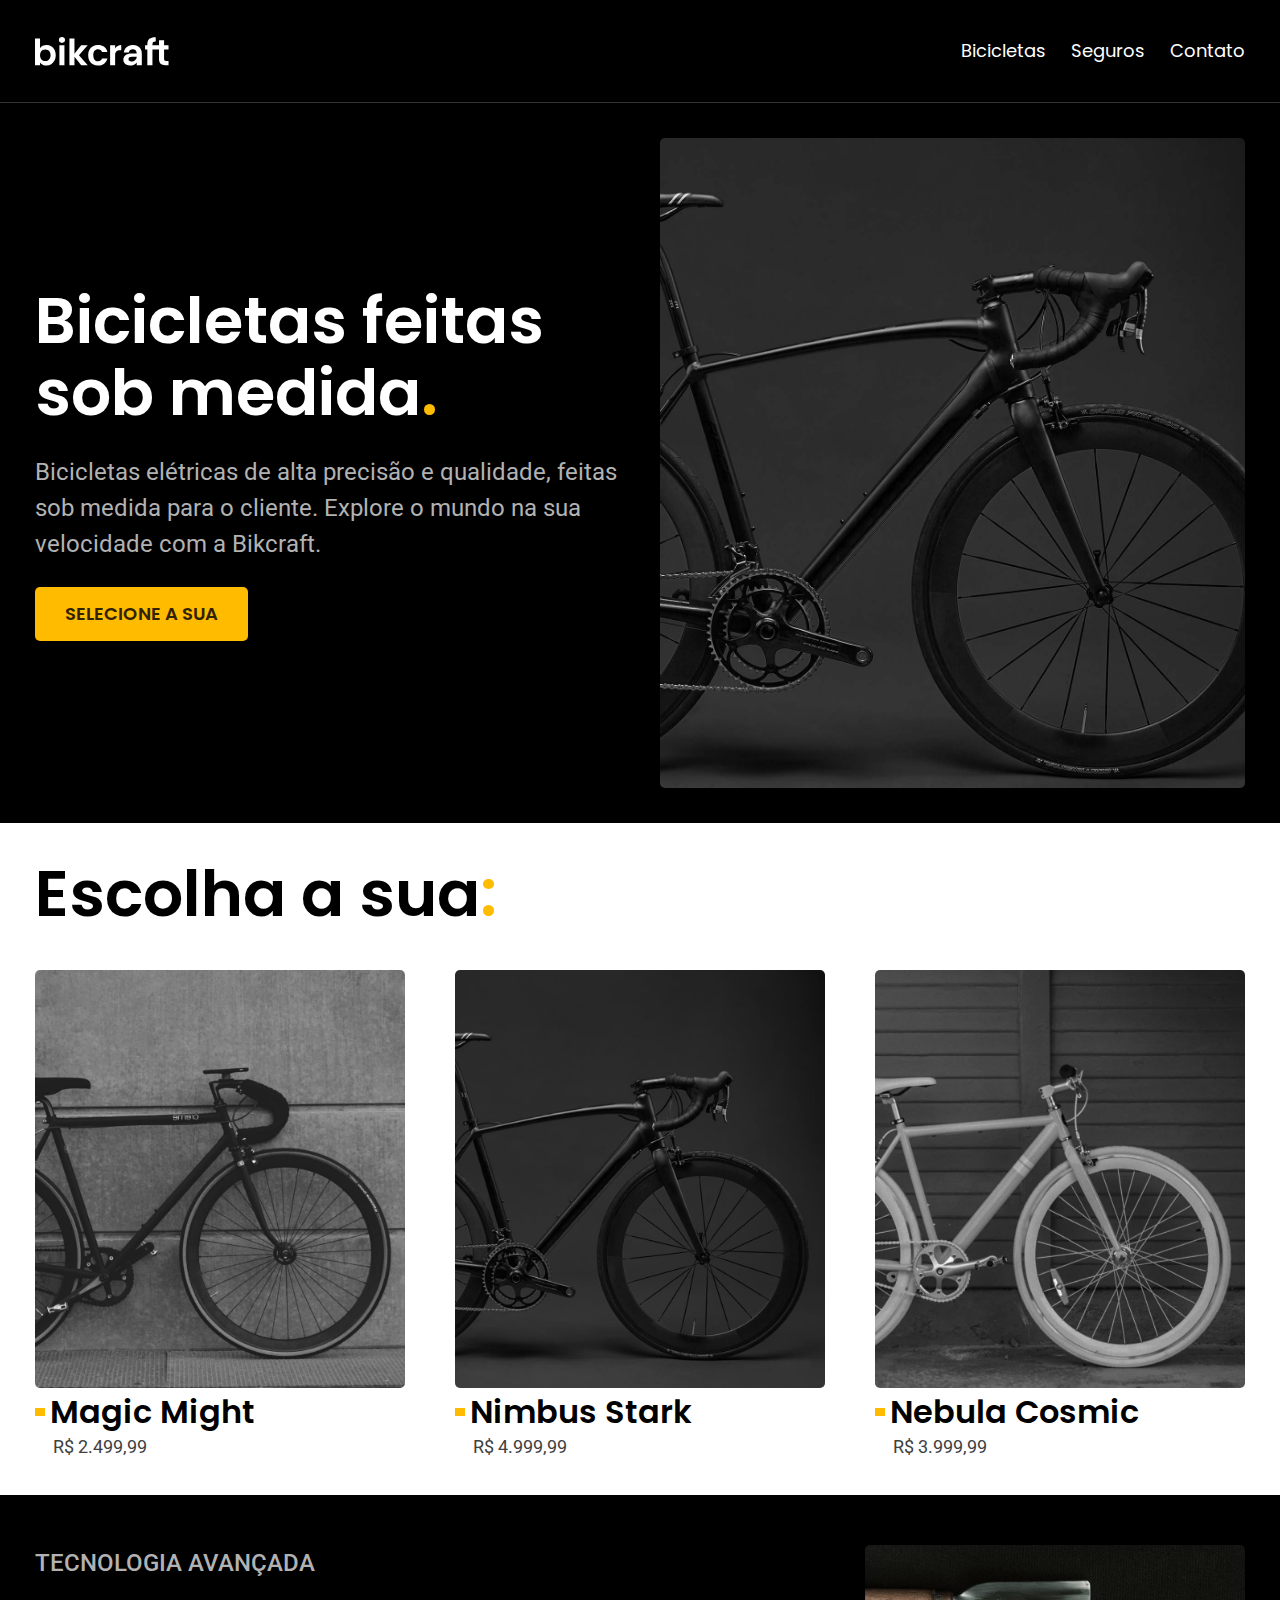
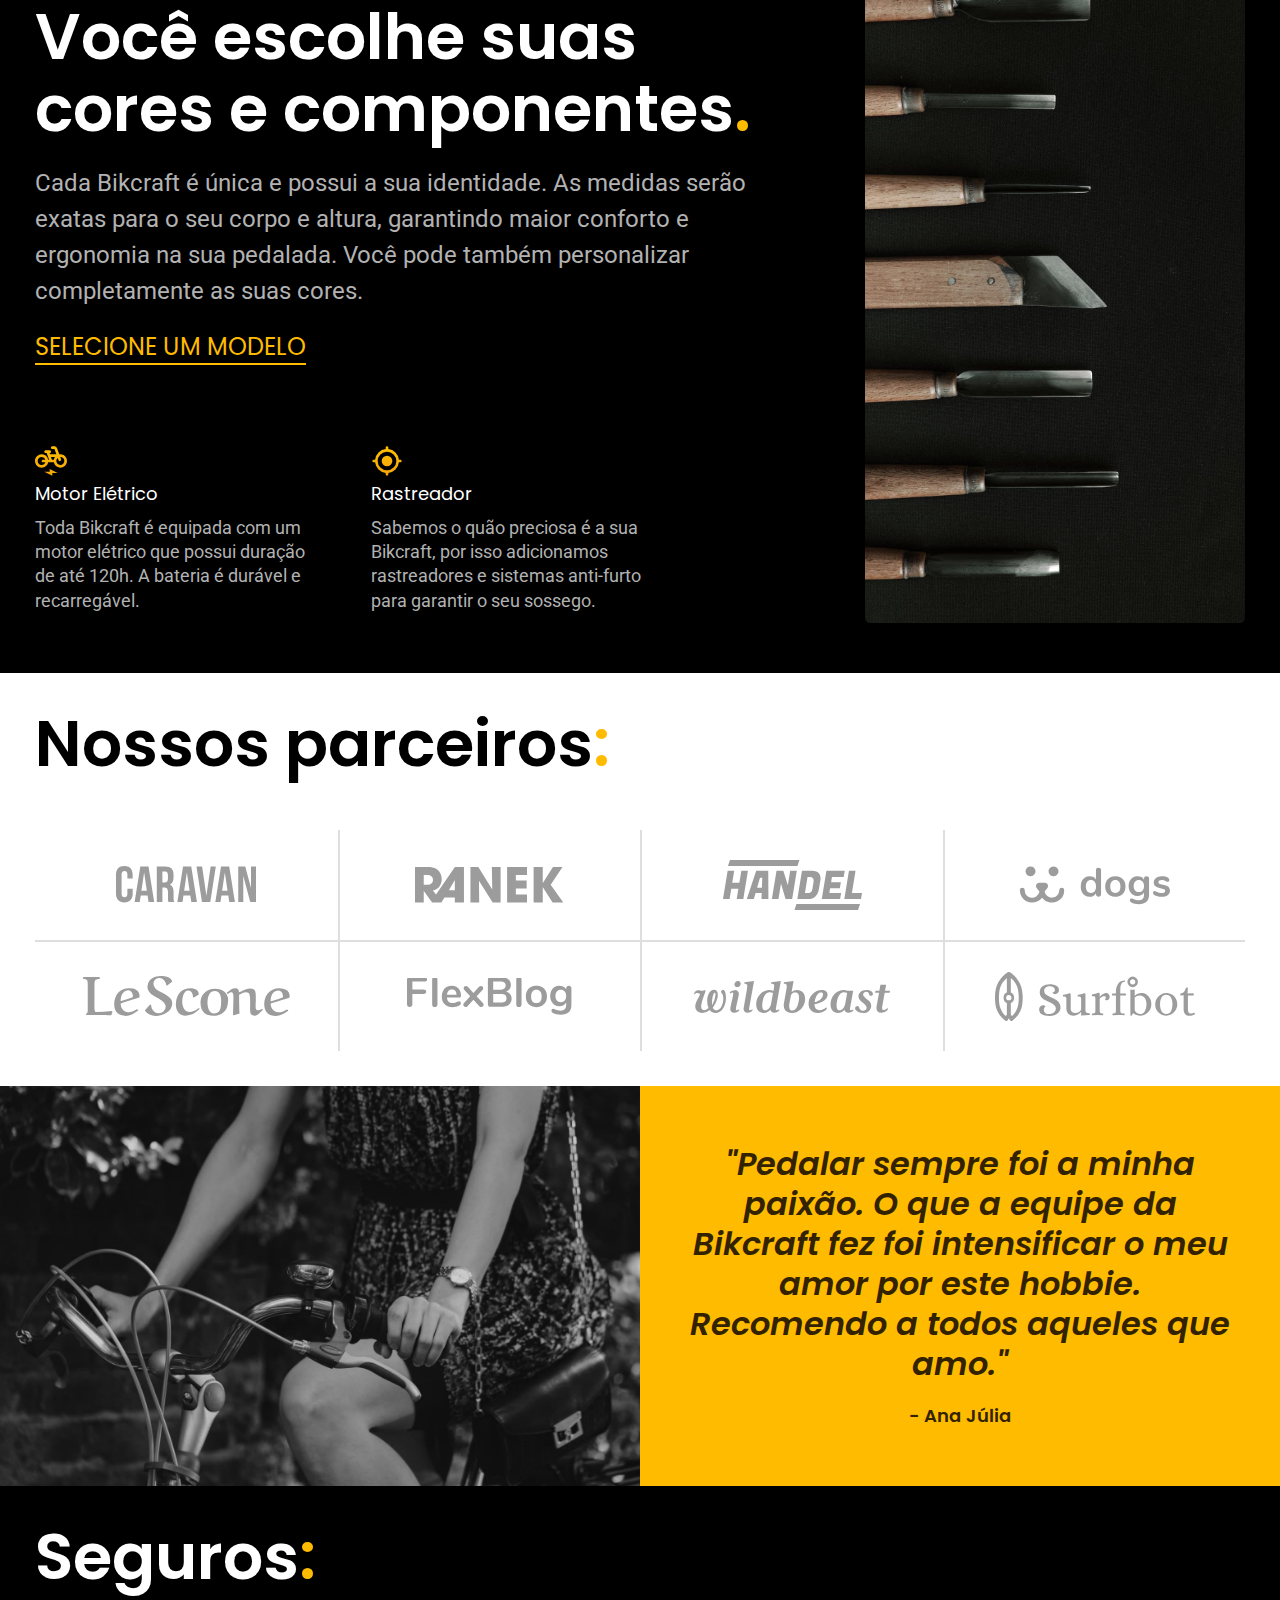
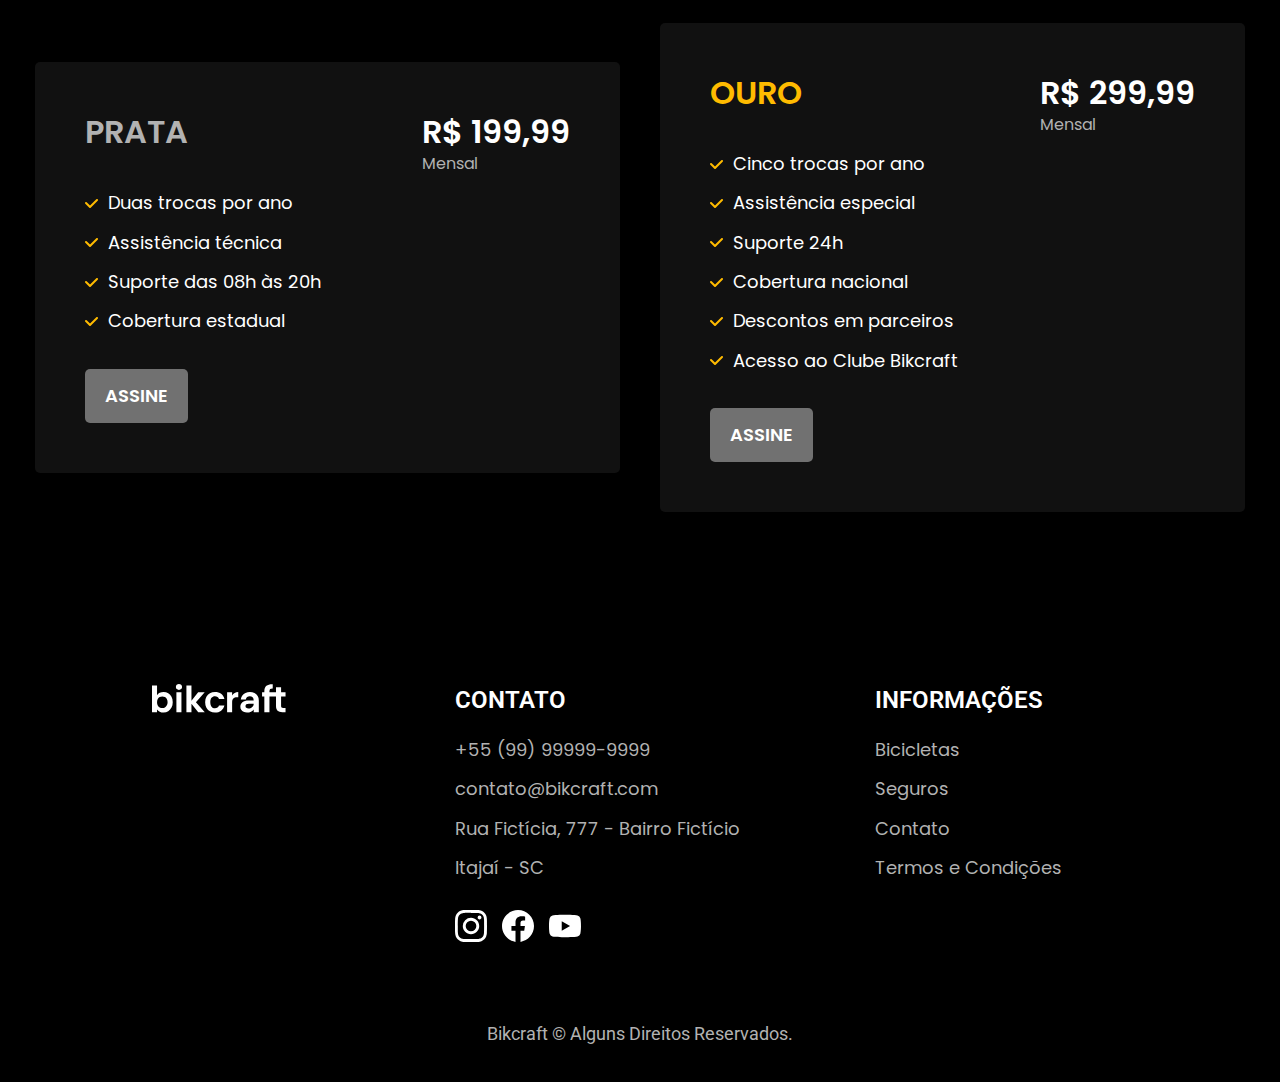
<file: index.html>
<!DOCTYPE html>
<html lang="pt-BR">

<head>
  <meta charset="UTF-8">
  <meta name="viewport" content="width=device-width, initial-scale=1.0">
  <meta name="description" content="Bicicletas elétricas de alta precisão e qualidade, feitas sob medida para você. Explore o mundo na sua velocidade com a Bikcraft.">
  <link rel="stylesheet" href="./css/style.css">
  <link href="https://fonts.googleapis.com/css2?family=Poppins:wght@400;600&display=swap" rel="stylesheet">
  <link href="https://fonts.googleapis.com/css2?family=Roboto:wght@400;500&display=swap" rel="stylesheet">
  <link rel="icon" href="./img/favicon.svg" type="image/svg+xml">
  <title>Bikcraft - Bicicletas Elétricas</title>
</head>

<body>
  <header class="header-bg">
    <nav class=" container header">
      <a href="./index.html"><img src="./img/bikcraft.svg" alt="Ícone Bikcraft"></a>
      <ul class="header-lista">
        <li><a class="header-lista-item" href="./bicicletas.html">Bicicletas</a></li>
        <li><a class="header-lista-item" href="./seguros.html">Seguros</a></li>
        <li><a class="header-lista-item" href="./contato.html">Contato</a></li>
      </ul>
    </nav>
  </header>
  <main>
    <article class="introducao-bg">
      <div class="container introducao">
        <div class="introducao-conteudo">
          <h1>Bicicletas feitas sob medida<span class="contraste">.</span></h1>
          <p>Bicicletas elétricas de alta precisão e qualidade, feitas sob medida para o cliente. Explore o mundo na sua velocidade com a Bikcraft.</p>
          <a href="./bicicletas.html">SELECIONE A SUA</a>
        </div>
        <div class="introducao-imagem">
          <img src="./img/fotos/introducao.jpg" alt="Bikcraft Nimbus Stark">
        </div>
      </div>
    </article>
    <article>
      <div class="container bicicletas">
        <h2>
          Escolha a sua<span class="contraste">:</span>
        </h2>
        <div class="bicicletas-lista">
          <a class="bicicletas-lista-item" href="./bicicletas/magic.html">
            <img src="./img/bicicletas/magic-home.jpg" alt="Bicicleta Magic Might">
            <h3>Magic Might</h3>
            <span>R$ 2.499,99</span>
          </a>
          <a class="bicicletas-lista-item" href="./bicicletas/nimbus.html">
            <img src="./img/bicicletas/nimbus-home.jpg" alt="Bicicleta Nimbus Stark">
            <h3>Nimbus Stark</h3>
            <span>R$ 4.999,99</span>
          </a>
          <a class="bicicletas-lista-item" href="./bicicletas/nebula.html">
            <img src="./img/bicicletas/nebula-home.jpg" alt="Bicicleta Nebula Cosmic">
            <h3>Nebula Cosmic</h3>
            <span>R$ 3.999,99</span>
          </a>
        </div>
      </div>
    </article>
    <article class="tecnologia-bg">
      <div class="container tecnologia">
        <div class="tecnologia-conteudo">
          <span>TECNOLOGIA AVANÇADA</span>
          <h2>Você escolhe suas cores e componentes<span class="contraste">.</span></h2>
          <p>Cada Bikcraft é única e possui a sua identidade. As medidas serão exatas para o seu corpo e altura, garantindo maior conforto e ergonomia na sua pedalada. Você pode também personalizar completamente as suas cores.</p>
          <a href="./bicicletas.html">SELECIONE UM MODELO</a>
          <div class="tecnologia-conteudo-vantagens">
            <div class="tecnologia-conteudo-vantagens-item">
              <img src="./img/icones/eletrica.svg" alt="">
              <h3>Motor Elétrico</h3>
              <p>Toda Bikcraft é equipada com um motor elétrico que possui duração de até 120h. A bateria é durável e recarregável.</p>
            </div>
            <div class="tecnologia-conteudo-vantagens-item">
              <img src="./img/icones/rastreador.svg" alt="">
              <h3>Rastreador</h3>
              <p>Sabemos o quão preciosa é a sua Bikcraft, por isso adicionamos rastreadores e sistemas anti-furto para garantir o seu sossego.</p>
            </div>
          </div>
        </div>
        <div class="tecnologia-imagem">
          <img src="./img/fotos/tecnologia.jpg" alt="">
        </div>
      </div>
    </article>
    <section class="container parceiros" aria-label="Nossos parceiros">
      <h2>Nossos parceiros<span class="contraste">:</span></h2>
      <ul class="parceiros-lista">
        <li class="parceiros-lista-item"><img src="./img/parceiros/caravan.svg" alt="Ícone Caravan"></li>
        <li class="parceiros-lista-item"><img src="./img/parceiros/ranek.svg" alt="Ícone Ranek"></li>
        <li class="parceiros-lista-item"><img src="./img/parceiros/handel.svg" alt="Ícone Handel"></li>
        <li class="parceiros-lista-item"><img src="./img/parceiros/dogs.svg" alt="Ícone Dogs"></li>
        <li class="parceiros-lista-item"><img src="./img/parceiros/lescone.svg" alt="Ícone LeScone"></li>
        <li class="parceiros-lista-item"><img src="./img/parceiros/flexblog.svg" alt="Ícone FlexBlog"></li>
        <li class="parceiros-lista-item"><img src="./img/parceiros/wildbeast.svg" alt="Ícone Wildbeast"></li>
        <li class="parceiros-lista-item"><img src="./img/parceiros/surfbot.svg" alt="Ícone Surfbot"></li>
      </ul>
    </section>
    <section class="depoimento" aria-label="Depoimento">
      <div class="depoimento-imagem">
        <img src="./img/fotos/depoimento.jpg" alt="Foto de Ana Júlia pedalando sua Bikcraft">
      </div>
      <div class="depoimento-conteudo">
        <blockquote>
          <p>
            "Pedalar sempre foi a minha paixão. O que a equipe da Bikcraft fez foi intensificar o meu amor por este hobbie.
            Recomendo a todos aqueles que amo."
          </p>
        </blockquote>
        <span>- Ana Júlia</span>
      </div>
    </section>
    <article class="seguros-bg">
      <div class="container seguros">
        <h2>Seguros<span class="contraste">:</span></h2>
        <div class="seguros-item">
          <h3 class="prata">PRATA</h3>
          <span>R$ 199,99</span><br>
          <span class="mensal">Mensal</span>
          <ul class="seguros-item-lista">
            <li>Duas trocas por ano</li>
            <li>Assistência técnica</li>
            <li>Suporte das 08h às 20h</li>
            <li>Cobertura estadual</li>
          </ul>
          <a href="./orcamento.html">ASSINE</a>
        </div>
        <div class="seguros-item">
          <h3 class="ouro">OURO</h3>
          <span>R$ 299,99</span><br>
          <span class="mensal">Mensal</span>
          <ul class="seguros-item-lista">
            <li>Cinco trocas por ano</li>
            <li>Assistência especial</li>
            <li>Suporte 24h</li>
            <li>Cobertura nacional</li>
            <li>Descontos em parceiros</li>
            <li>Acesso ao Clube Bikcraft</li>
          </ul>
          <a href="./orcamento.html">ASSINE</a>
        </div>
      </div>
    </article>
  </main>
  <footer class="footer-bg">
    <div class="container footer">
      <div class="footer-imagem">
        <a href="./"><img src="./img/bikcraft.svg" alt="Logo Bikcraft"></a>
      </div>
      <div class="footer-contato">
        <h3>CONTATO</h3>
        <ul>
          <li><a href="tel:+5599999999999">+55 (99) 99999-9999</a></li>
          <li><a href="mailto:contato@bikcraft.com">contato@bikcraft.com</a></li>
          <li>Rua Fictícia, 777 - Bairro Fictício</li>
          <li>Itajaí - SC</li>
        </ul>
        <div class="footer-contato-redes">
          <a href="./"><img src="./img/redes/instagram.svg" alt="Instagram Bikcraft"></a>
          <a href="./"><img src="./img/redes/facebook.svg" alt="Facebook Bikcraft"></a>
          <a href="./"><img src="./img/redes/youtube.svg" alt="YouTube Bikcraft"></a>
        </div>
      </div>
      <div class="footer-informacoes">
        <h3>INFORMAÇÕES</h3>
        <nav>
          <ul>
            <li><a href="./bicicletas.html">Bicicletas</a></li>
            <li><a href="./seguros.html">Seguros</a></li>
            <li><a href="./contato.html">Contato</a></li>
            <li><a href="./termos.html">Termos e Condições</a></li>
          </ul>
        </nav>
      </div>
      <div class="footer-direitos">
        <p>Bikcraft © Alguns Direitos Reservados.</p>
      </div>
    </div>
  </footer>
</body>

</html>
</file>
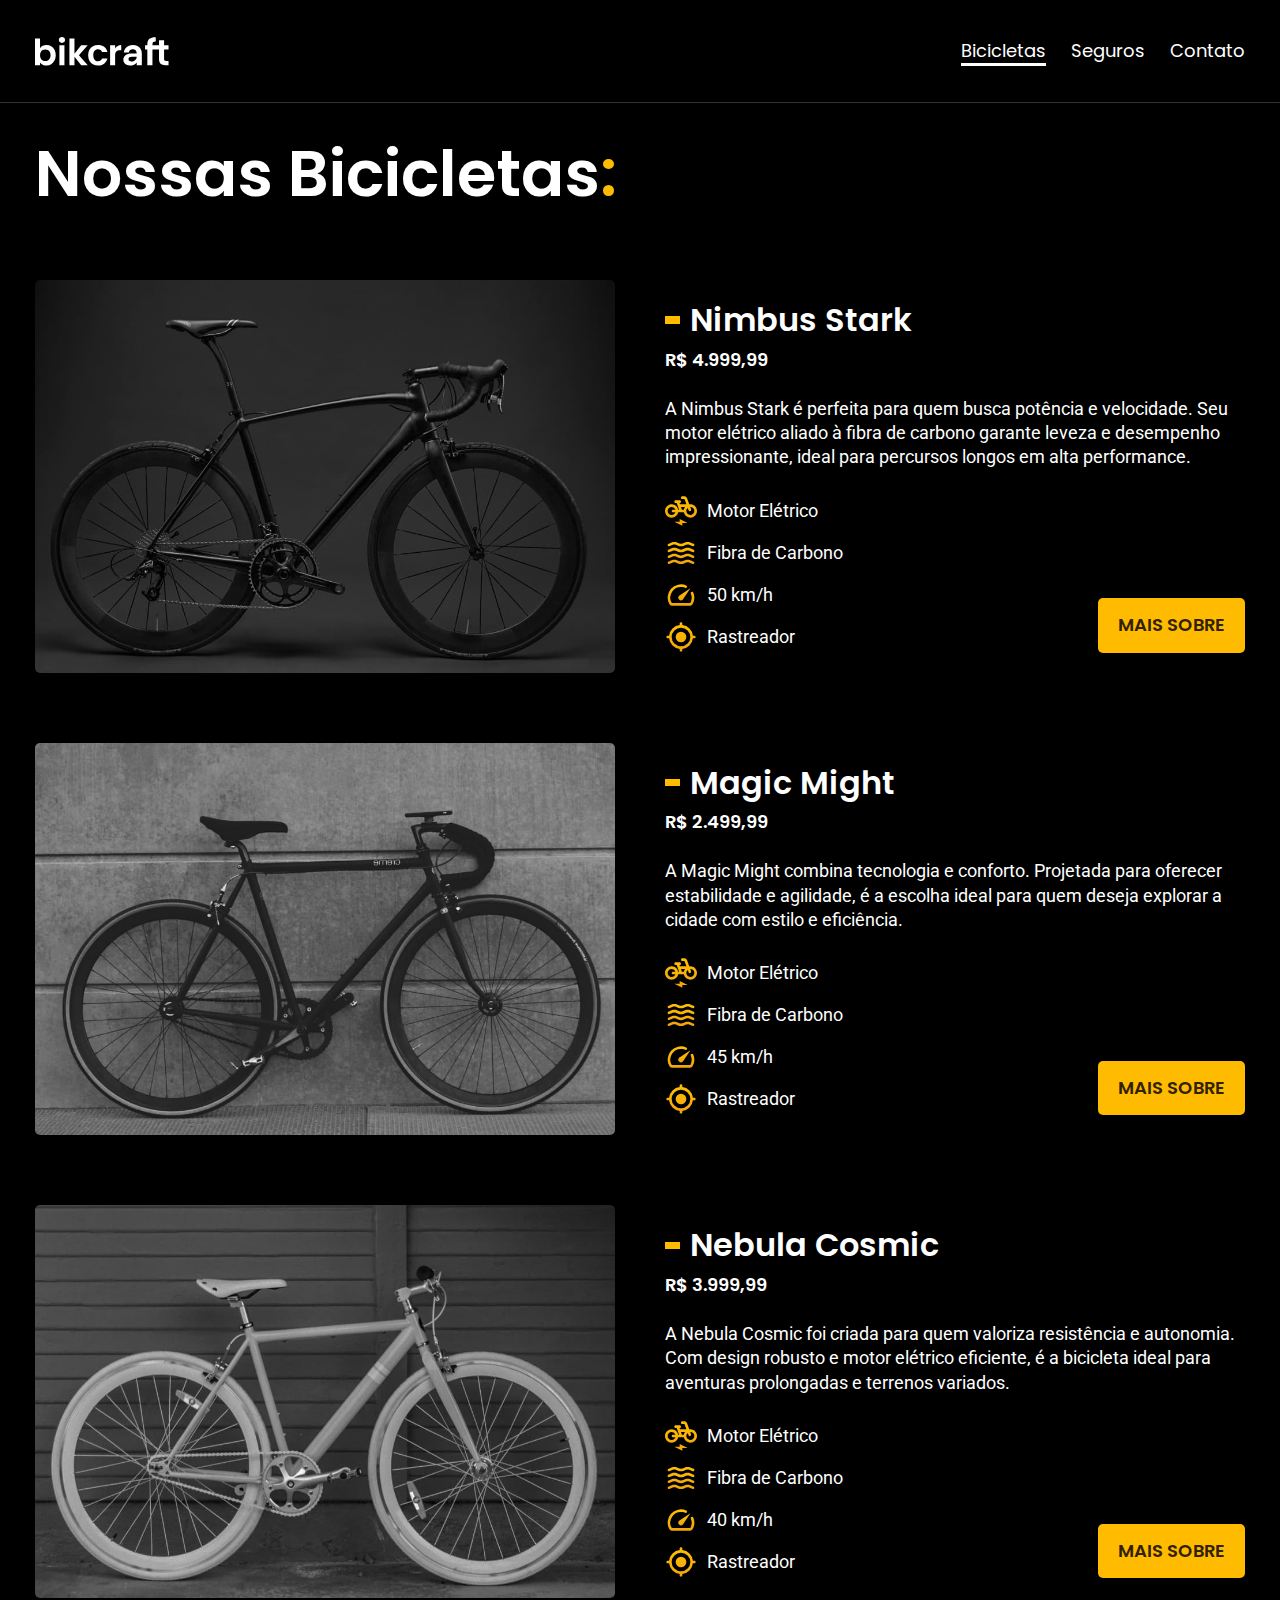
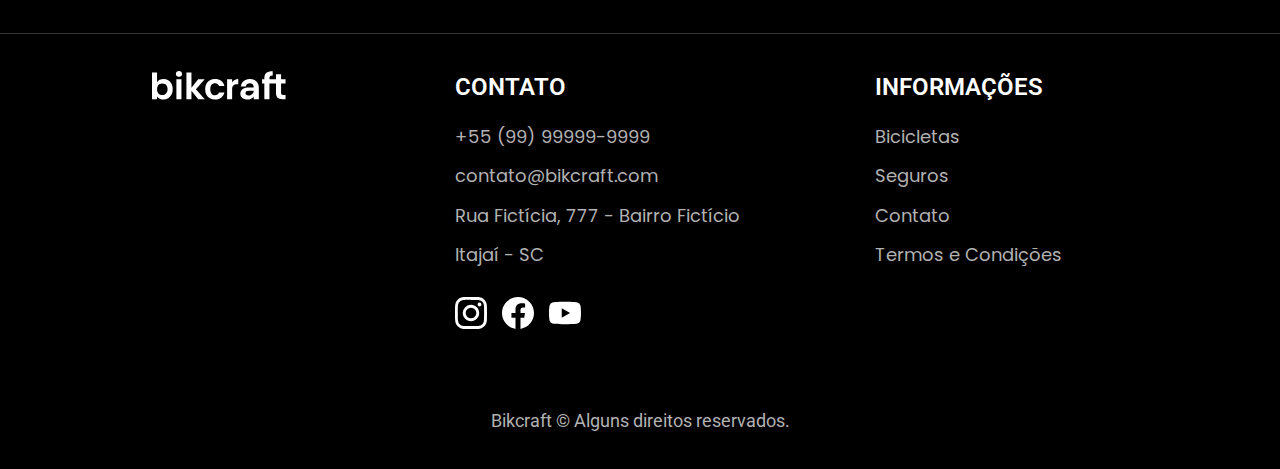
<file: bicicletas.html>
<!DOCTYPE html>
<html lang="pt-BR">

<head>
  <meta charset="UTF-8">
  <meta name="viewport" content="width=device-width, initial-scale=1.0">
  <meta name="description" content="Bicicletas elétricas de alta precisão e qualidade, feitas sob medida para você. Explore o mundo na sua velocidade com a Bikcraft.">
  <link rel="stylesheet" href="./css/style.min.css">
  <link href="https://fonts.googleapis.com/css2?family=Poppins:wght@400;600&display=swap" rel="stylesheet">
  <link href="https://fonts.googleapis.com/css2?family=Roboto:wght@400;500&display=swap" rel="stylesheet">
  <link rel="icon" href="./img/favicon.svg" type="image/svg+xml">
  <title>Bikcraft - Bicicletas</title>
</head>

<body>
  <header class="header-bg">
    <nav class="container header">
      <a href="./index.html"><img src="./img/bikcraft.svg" alt="Logo Bikcraft"></a>
      <ul class="header-lista">
        <li><a class="header-lista-item" href="./bicicletas.html">Bicicletas</a></li>
        <li><a class="header-lista-item" href="./seguros.html">Seguros</a></li>
        <li><a class="header-lista-item" href="./contato.html">Contato</a></li>
      </ul>
    </nav>
  </header>
  <main>
    <article class="bicicletas-page">
      <div class="container bicicletas-page">
        <h1>Nossas Bicicletas<span class="contraste">:</span></h1>
        <div class="bicicletas-page-item">
          <div class="bicicletas-page-item-imagem">
            <img src="./img/bicicletas/nimbus.jpg" alt="Bikcraft Nimbus Stark">
          </div>
          <div class="bicicletas-page-item-conteudo">
            <div class="bicicletas-page-item-conteudo-titulo-preco">
              <h2>Nimbus Stark</h2>
              <span>R$ 4.999,99</span>
            </div>
            <p>A Nimbus Stark é perfeita para quem busca potência e velocidade. Seu motor elétrico aliado à fibra de carbono garante leveza e desempenho impressionante, ideal para percursos longos em alta performance.</p>
            <div class="bicicletas-page-item-conteudo-bottom">
              <ul>
                <li><img src="./img/icones/eletrica.svg" alt="">Motor Elétrico</li>
                <li><img src="./img/icones/carbono.svg" alt="">Fibra de Carbono</li>
                <li><img src="./img/icones/velocidade.svg" alt="">50 km/h</li>
                <li><img src="./img/icones/rastreador.svg" alt="">Rastreador</li>
              </ul>
              <a href="./bicicletas/nimbus.html">MAIS SOBRE</a>
            </div>
          </div>
        </div>
        <div class="bicicletas-page-item">
          <div class="bicicletas-page-item-imagem">
            <img src="./img/bicicletas/magic.jpg" alt="Magic Might">
          </div>
          <div class="bicicletas-page-item-conteudo">
            <div class="bicicletas-page-item-conteudo-titulo-preco">
              <h2>Magic Might</h2>
              <span>R$ 2.499,99</span>
            </div>
            <p>A Magic Might combina tecnologia e conforto. Projetada para oferecer estabilidade e agilidade, é a escolha ideal para quem deseja explorar a cidade com estilo e eficiência.</p>
            <div class="bicicletas-page-item-conteudo-bottom">
              <ul>
                <li><img src="./img/icones/eletrica.svg" alt="">Motor Elétrico</li>
                <li><img src="./img/icones/carbono.svg" alt="">Fibra de Carbono</li>
                <li><img src="./img/icones/velocidade.svg" alt="">45 km/h</li>
                <li><img src="./img/icones/rastreador.svg" alt="">Rastreador</li>
              </ul>
              <a href="./bicicletas/magic.html">MAIS SOBRE</a>
            </div>
          </div>
        </div>
        <div class="bicicletas-page-item">
          <div class="bicicletas-page-item-imagem">
            <img src="./img/bicicletas/nebula.jpg" alt="Bikcraft Nebula Cosmic">
          </div>
          <div class="bicicletas-page-item-conteudo">
            <div class="bicicletas-page-item-conteudo-titulo-preco">
              <h2>Nebula Cosmic</h2>
              <span>R$ 3.999,99</span>
            </div>
            <p>A Nebula Cosmic foi criada para quem valoriza resistência e autonomia. Com design robusto e motor elétrico eficiente, é a bicicleta ideal para aventuras prolongadas e terrenos variados.</p>
            <div class="bicicletas-page-item-conteudo-bottom">
              <ul>
                <li><img src="./img/icones/eletrica.svg" alt="">Motor Elétrico</li>
                <li><img src="./img/icones/carbono.svg" alt="">Fibra de Carbono</li>
                <li><img src="./img/icones/velocidade.svg" alt="">40 km/h</li>
                <li><img src="./img/icones/rastreador.svg" alt="">Rastreador</li>
              </ul>
              <a href="./bicicletas/nebula.html">MAIS SOBRE</a>
            </div>
          </div>
        </div>
      </div>
    </article>
  </main>
  <footer class="footer-bg">
    <div class="container footer">
      <div class="footer-imagem">
        <a href="./index.html"><img src="./img/bikcraft.svg" alt="Logo Bikcraft"></a>
      </div>
      <div class="footer-contato">
        <h3>CONTATO</h3>
        <ul>
          <li><a href="tel:+5599999999999">+55 (99) 99999-9999</a></li>
          <li><a href="mailto:contato@bikcraft.com">contato@bikcraft.com</a></li>
          <li>Rua Fictícia, 777 - Bairro Fictício</li>
          <li>Itajaí - SC</li>
        </ul>
        <div class="footer-contato-redes">
          <a href="./"><img src="./img/redes/instagram.svg" alt="Instagram Bikcraft"></a>
          <a href="./"><img src="./img/redes/facebook.svg" alt="Facebook Bikcraft"></a>
          <a href="./"><img src="./img/redes/youtube.svg" alt="YouTube Bikcraft"></a>
        </div>
      </div>
      <div class="footer-informacoes">
        <h3>INFORMAÇÕES</h3>
        <nav>
          <ul>
            <li><a href="./bicicletas.html">Bicicletas</a></li>
            <li><a href="./seguros.html">Seguros</a></li>
            <li><a href="./contato.html">Contato</a></li>
            <li><a href="./termos.html">Termos e Condições</a></li>
          </ul>
        </nav>
      </div>
      <div class="footer-direitos">
        <p>Bikcraft © Alguns direitos reservados.</p>
      </div>
    </div>
  </footer>
  <script src="./scripts/script.js"></script>
</body>

</html>
</file>
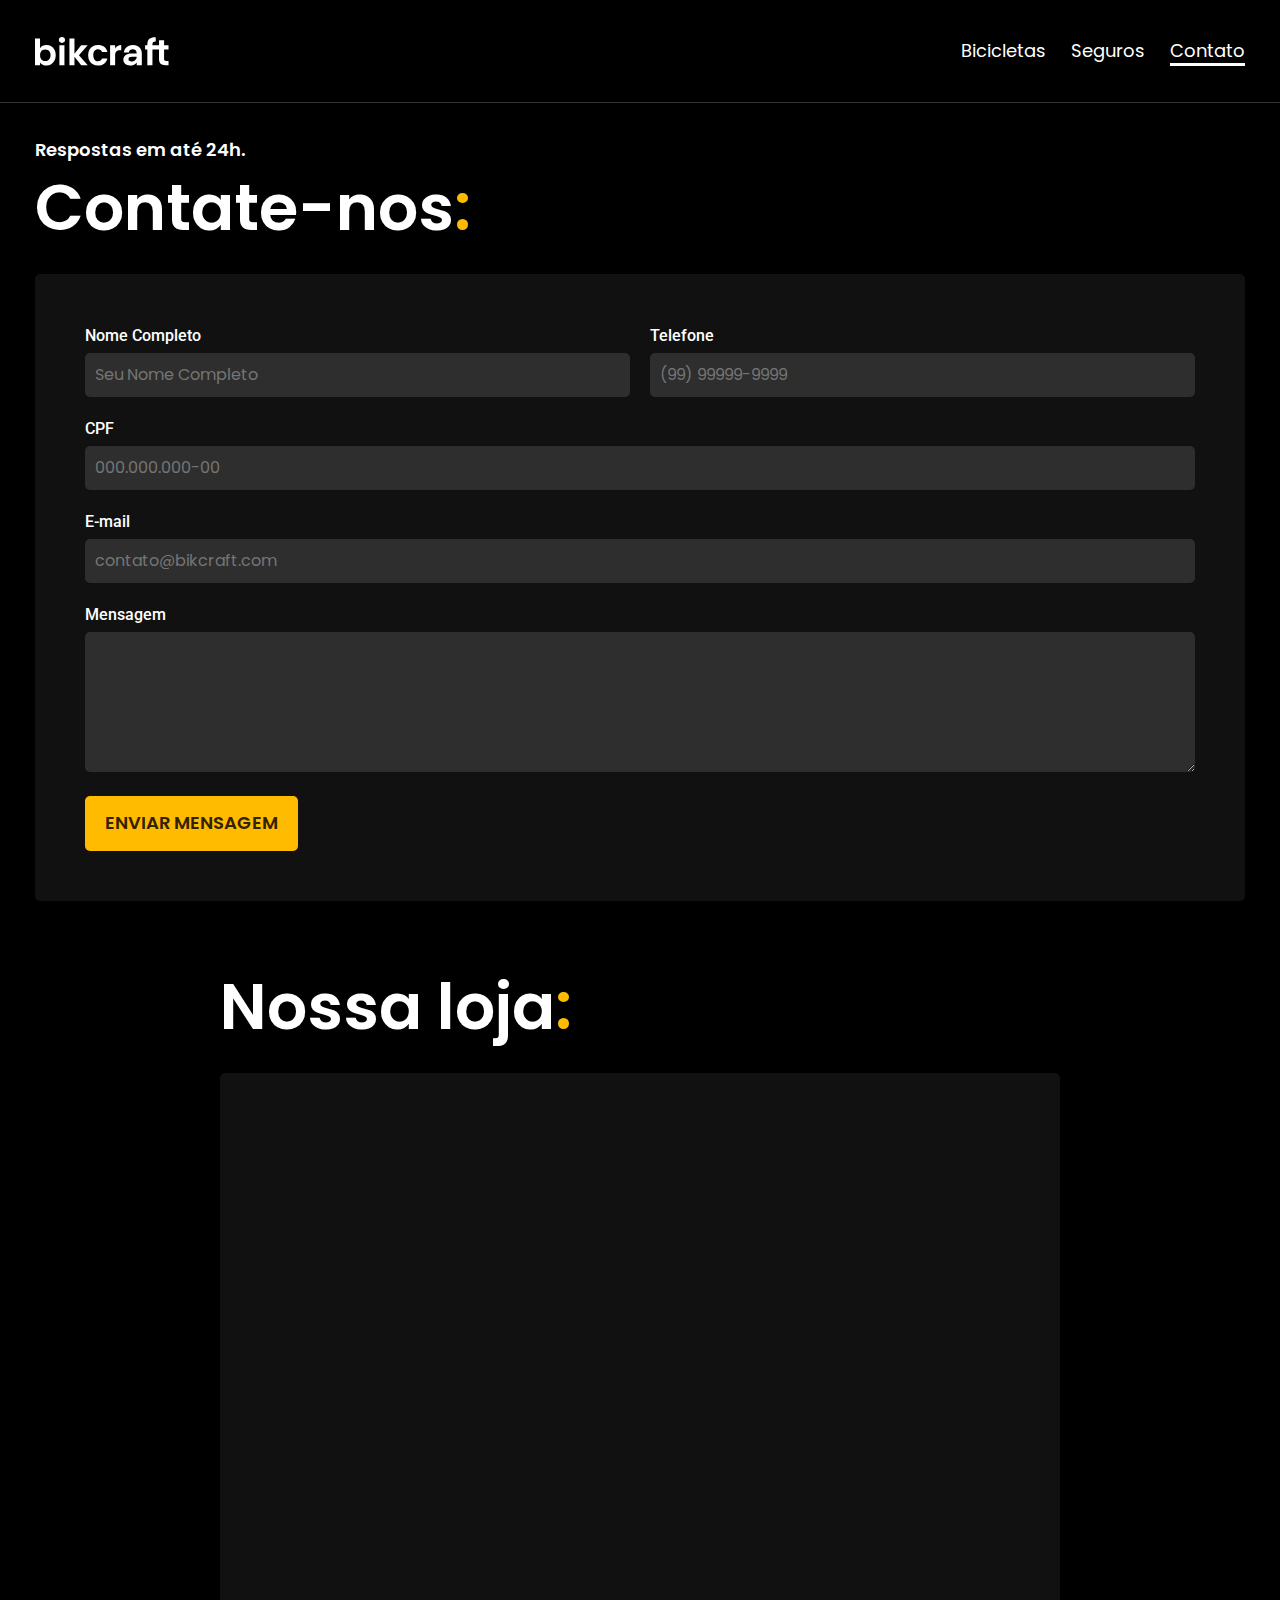
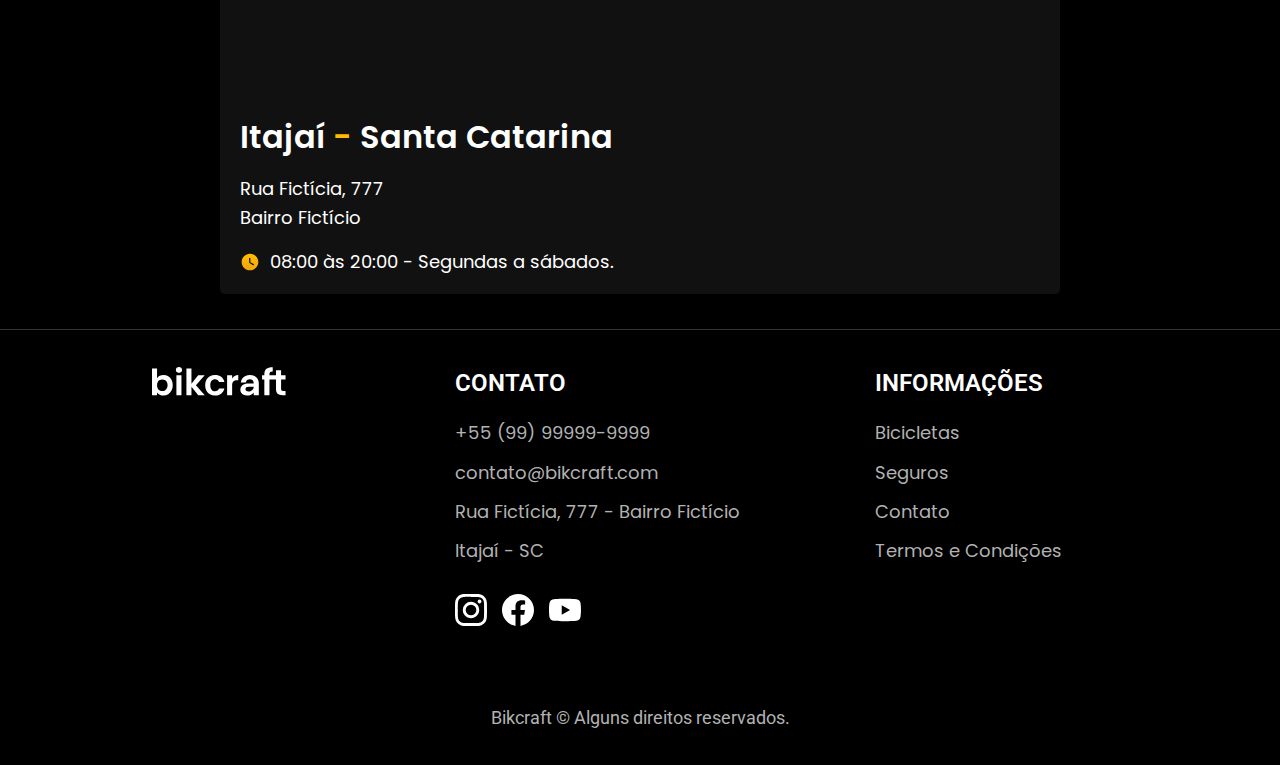
<file: contato.html>
<!DOCTYPE html>
<html lang="pt-BR">

<head>
  <meta charset="UTF-8">
  <meta name="viewport" content="width=device-width, initial-scale=1.0">
  <meta name="description" content="Bicicletas elétricas de alta precisão e qualidade, feitas sob medida para você. Explore o mundo na sua velocidade com a Bikcraft.">
  <link rel="stylesheet" href="./css/style.min.css">
  <link href="https://fonts.googleapis.com/css2?family=Poppins:wght@400;600&display=swap" rel="stylesheet">
  <link href="https://fonts.googleapis.com/css2?family=Roboto:wght@400;500&display=swap" rel="stylesheet">
  <link rel="icon" href="./img/favicon.svg" type="image/svg+xml">
  <title>Bikcraft - Contato</title>
</head>

<body>
  <header class="header-bg">
    <nav class=" container header">
      <a href="./index.html"><img src="./img/bikcraft.svg" alt="Logo Bikcraft"></a>
      <ul class="header-lista">
        <li><a class="header-lista-item" href="./bicicletas.html">Bicicletas</a></li>
        <li><a class="header-lista-item" href="./seguros.html">Seguros</a></li>
        <li><a class="header-lista-item" href="./contato.html">Contato</a></li>
      </ul>
    </nav>
  </header>
  <main>
    <article class="contato-bg">
      <div class="container contato">
        <div class="contato-titulo">
          <span>Respostas em até 24h.</span>
          <h1>Contate-nos<span class="contraste">:</span></h1>
        </div>
        <div class="contato-conteudo">
          <form class="form" action="https://formspree.io/f/mvzqewvz" method="post">
            <div class="form-item">
              <label for="nome">Nome Completo</label>
              <input type="text" id="nome" name="nome" placeholder="Seu Nome Completo" required>
            </div>
            <div class="form-item">
              <label for="telefone">Telefone</label>
              <input type="text" id="telefone" name="telefone" placeholder="(99) 99999-9999" required>
            </div>
            <div class="form-item col-2">
              <label for="cpf">CPF</label>
              <input type="text" id="cpf" name="cpf" placeholder="000.000.000-00" required>
            </div>
            <div class="form-item col-2">
              <label for="email">E-mail</label>
              <input type="email" id="email" name="email" placeholder="contato@bikcraft.com" required>
            </div>
            <div class="form-item col-2">
              <label for="mensagem">Mensagem</label>
              <textarea rows="5" name="mensagem" id="mensagem" required></textarea>
            </div>
            <button type="submit">ENVIAR MENSAGEM</button>
          </form>
        </div>
      </div>
    </article>
    <section class="loja-bg">
      <div class="loja container">
        <div class="loja-titulo">
          <h2>Nossa loja<span class="contraste">:</span></h2>
        </div>
        <div class="loja-conteudo">
          <iframe class="loja-mapa" src="https://www.google.com/maps/embed?pb=!1m18!1m12!1m3!1d227583.51638079085!2d-48.9099787878511!3d-26.967138618809376!2m3!1f0!2f0!3f0!3m2!1i1024!2i768!4f13.1!3m3!1m2!1s0x94d8cc651b94663b%3A0x506f2d619440307b!2sItaja%C3%AD%20-%20SC!5e0!3m2!1spt-BR!2sbr!4v1769168390863!5m2!1spt-BR!2sbr" style="border:0;" allowfullscreen="" loading="lazy" referrerpolicy="no-referrer-when-downgrade" title="Mapa da Cidade de Itajaí"></iframe>
          <h3>Itajaí <span class="contraste">-</span> Santa Catarina</h3>
          <div class="loja-conteudo-localizacao">
            <span> Rua Fictícia, 777</span>
            <span> Bairro Fictício</span>
          </div>
          <span class="loja-horario"><img src="img/icones/horario.svg" alt="">08:00 às 20:00 - Segundas a sábados.</span>
        </div>
      </div>
    </section>
  </main>
  <footer class="footer-bg">
    <div class="container footer">
      <div class="footer-imagem">
        <a href="./index.html"><img src="./img/bikcraft.svg" alt="Logo Bikcraft"></a>
      </div>
      <div class="footer-contato">
        <h3>CONTATO</h3>
        <ul>
          <li><a href="tel:+5599999999999">+55 (99) 99999-9999</a></li>
          <li><a href="mailto:contato@bikcraft.com">contato@bikcraft.com</a></li>
          <li>Rua Fictícia, 777 - Bairro Fictício</li>
          <li>Itajaí - SC</li>
        </ul>
        <div class="footer-contato-redes">
          <a href="./"><img src="./img/redes/instagram.svg" alt="Instagram Bikcraft"></a>
          <a href="./"><img src="./img/redes/facebook.svg" alt="Facebook Bikcraft"></a>
          <a href="./"><img src="./img/redes/youtube.svg" alt="YouTube Bikcraft"></a>
        </div>
      </div>
      <div class="footer-informacoes">
        <h3>INFORMAÇÕES</h3>
        <nav>
          <ul>
            <li><a href="./bicicletas.html">Bicicletas</a></li>
            <li><a href="./seguros.html">Seguros</a></li>
            <li><a href="./contato.html">Contato</a></li>
            <li><a href="./termos.html">Termos e Condições</a></li>
          </ul>
        </nav>
      </div>
      <div class="footer-direitos">
        <p>Bikcraft © Alguns direitos reservados.</p>
      </div>
    </div>
  </footer>
  <script src="./scripts/envio-contato.js"></script>
  <script src="./scripts/script.js"></script>
</body>

</html>
</file>
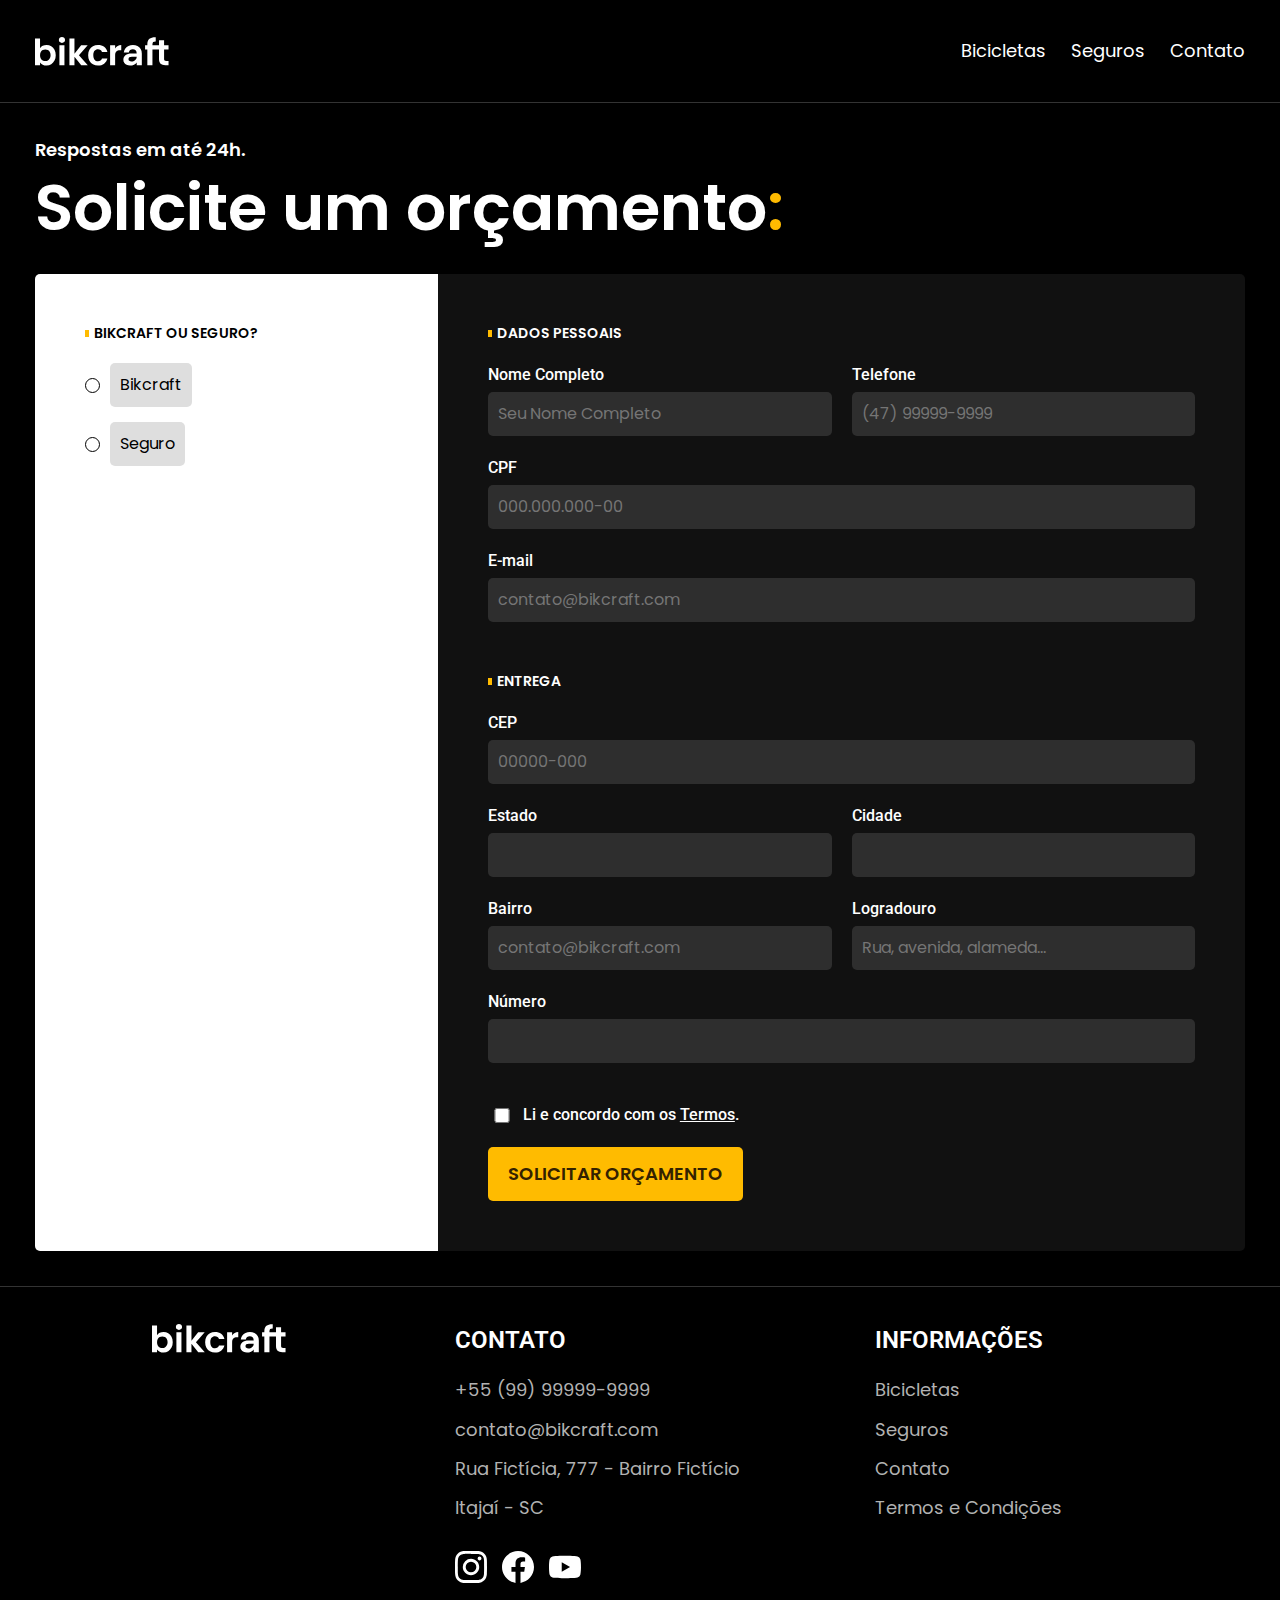
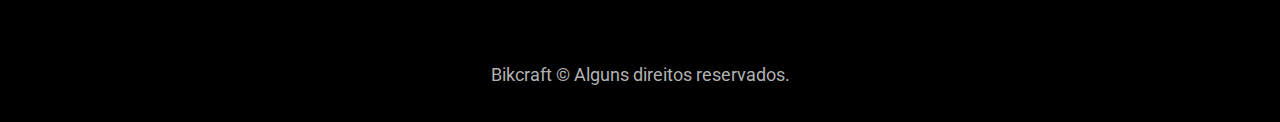
<file: orcamento.html>
<!DOCTYPE html>
<html lang="pt-BR">

<head>
  <meta charset="UTF-8">
  <meta name="viewport" content="width=device-width, initial-scale=1.0">
  <meta name="description" content="Bicicletas elétricas de alta precisão e qualidade, feitas sob medida para você. Explore o mundo na sua velocidade com a Bikcraft.">
  <link rel="stylesheet" href="./css/style.min.css">
  <link href="https://fonts.googleapis.com/css2?family=Poppins:wght@400;600&display=swap" rel="stylesheet">
  <link href="https://fonts.googleapis.com/css2?family=Roboto:wght@400;500&display=swap" rel="stylesheet">
  <link rel="icon" href="./img/favicon.svg" type="image/svg+xml">
  <title>Bikcraft - Orçamento</title>
</head>

<body>
  <header class="header-bg">
    <nav class=" container header">
      <a href="./index.html"><img src="./img/bikcraft.svg" alt="Logo Bikcraft"></a>
      <ul class="header-lista">
        <li><a class="header-lista-item" href="./bicicletas.html">Bicicletas</a></li>
        <li><a class="header-lista-item" href="./seguros.html">Seguros</a></li>
        <li><a class="header-lista-item" href="./contato.html">Contato</a></li>
      </ul>
    </nav>
  </header>
  <main>
    <article class="orcamento-bg">
      <div class="container">
        <div class="orcamento-titulo">
          <span>Respostas em até 24h.</span>
          <h1>Solicite um orçamento<span class="contraste">:</span></h1>
        </div>
        <form class="orcamento" action="./orcamento.html">
          <div class="orcamento-produto">
            <div class="orcamento-produto-opcao">
              <h2>BIKCRAFT OU SEGURO?</h2>
              <div class="radio-item">
                <input type="radio" name="tipo" value="bikcraft" id="bikcraft">
                <label for="bikcraft">Bikcraft</label>
              </div>
              <div class="radio-item">
                <input type="radio" name="tipo" value="seguro" id="seguro">
                <label for="seguro">Seguro</label>
              </div>
            </div>
            <div class="orcamento-conteudo" id="orcamento-bikcraft">
              <h2>ESCOLHA A SUA</h2>
              <div class="radio-item">
                <input type="radio" name="produto" value="nimbus" id="nimbus">
                <label for="nimbus">Nimbus Stark<span>R$ 4.999,99</span></label>
              </div>
              <div class="produto-detalhes">
                <img src="./img/bicicletas/nimbus.jpg" alt="Bicicleta Nimbus Stark">
                <ul class="produto-detalhes-conteudo">
                  <li><img src="./img/icones/eletrica.svg" alt="">Motor Elétrico</li>
                  <li><img src="./img/icones/carbono.svg" alt="">Fibra de Carbono</li>
                  <li><img src="./img/icones/velocidade.svg" alt="">50 km/h</li>
                  <li><img src="./img/icones/rastreador.svg" alt="">Rastreador</li>
                </ul>
              </div>
              <div class="radio-item">
                <input type="radio" name="produto" value="magic" id="magic">
                <label for="magic">Magic Might<span>R$ 2.499,99</span></label>
              </div>
              <div class="produto-detalhes">
                <img src="./img/bicicletas/magic.jpg" alt="Bicicleta Magic Might">
                <ul class="produto-detalhes-conteudo">
                  <li><img src="./img/icones/eletrica.svg" alt="">Motor Elétrico</li>
                  <li><img src="./img/icones/carbono.svg" alt="">Fibra de Carbono</li>
                  <li><img src="./img/icones/velocidade.svg" alt="">45 km/h</li>
                  <li><img src="./img/icones/rastreador.svg" alt="">Rastreador</li>
                </ul>
              </div>
              <div class="radio-item">
                <input type="radio" name="produto" value="nebula" id="nebula">
                <label for="nebula">Nebula Cosmic<span>R$ 3.999,99</span></label>
              </div>
              <div class="produto-detalhes">
                <img src="./img/bicicletas/nebula.jpg" alt="Bicicleta Nebula Cosmic">
                <ul class="produto-detalhes-conteudo">
                  <li><img src="./img/icones/eletrica.svg" alt="">Motor Elétrico</li>
                  <li><img src="./img/icones/carbono.svg" alt="">Fibra de Carbono</li>
                  <li><img src="./img/icones/velocidade.svg" alt="">40 km/h</li>
                  <li><img src="./img/icones/rastreador.svg" alt="">Rastreador</li>
                </ul>
              </div>
            </div>
            <div class="orcamento-conteudo" id="orcamento-seguro">
              <h2>ESCOLHA O PLANO</h2>
              <div class="radio-item">
                <input type="radio" name="produto" value="prata" id="prata">
                <label for="prata">Prata<span>R$ 199,99</span></label>
              </div>
              <div class="radio-item">
                <input type="radio" name="produto" value="ouro" id="ouro">
                <label for="ouro">Ouro<span>R$ 299,99</span></label>
              </div>
            </div>
          </div>
          <div class="orcamento-dados form">
            <h2 class="col-2">DADOS PESSOAIS</h2>
            <div class="form-item">
              <label for="nome">Nome Completo</label>
              <input type="text" id="nome" name="nome" placeholder="Seu Nome Completo" required>
            </div>
            <div class="form-item">
              <label for="telefone">Telefone</label>
              <input type="text" id="telefone" name="telefone" placeholder="(47) 99999-9999" required>
            </div>
            <div class="form-item col-2">
              <label for="cpf">CPF</label>
              <input type="text" id="cpf" name="cpf" placeholder="000.000.000-00" required>
            </div>
            <div class="form-item col-2">
              <label for="email">E-mail</label>
              <input type="email" id="email" name="email" placeholder="contato@bikcraft.com" required>
            </div>
            <h2 class="col-2">ENTREGA</h2>
            <div class="form-item col-2">
              <label for="cep">CEP</label>
              <input type="text" id="cep" name="cep" placeholder="00000-000" required>
            </div>
            <div class="form-item">
              <label for="estado">Estado</label>
              <input type="text" id="estado" name="estado" required>
            </div>
            <div class="form-item">
              <label for="cidade">Cidade</label>
              <input type="text" id="cidade" name="cidade" required>
            </div>
            <div class="form-item">
              <label for="bairro">Bairro</label>
              <input type="text" id="bairro" name="bairro" placeholder="contato@bikcraft.com" required>
            </div>
            <div class="form-item">
              <label for="logradouro">Logradouro</label>
              <input type="text" id="logradouro" name="logradouro" placeholder="Rua, avenida, alameda..." required>
            </div>
            <div class="form-item col-2">
              <label for="numero">Número</label>
              <input type="number" id="numero" name="numero" required>
            </div>
            <div class="checkbox-item">
              <input type="checkbox" id="termos" name="termos" required></input>
              <label for="termos">Li e concordo com os <a href="./termos.html">Termos</a>.</label>
            </div>
            <button>SOLICITAR ORÇAMENTO</button>
          </div>
        </form>
      </div>
    </article>
  </main>
  <footer class="footer-bg">
    <div class="container footer">
      <div class="footer-imagem">
        <a href="./index.html"><img src="./img/bikcraft.svg" alt="Logo Bikcraft"></a>
      </div>
      <div class="footer-contato">
        <h3>CONTATO</h3>
        <ul>
          <li><a href="tel:+5599999999999">+55 (99) 99999-9999</a></li>
          <li><a href="mailto:contato@bikcraft.com">contato@bikcraft.com</a></li>
          <li>Rua Fictícia, 777 - Bairro Fictício</li>
          <li>Itajaí - SC</li>
        </ul>
        <div class="footer-contato-redes">
          <a href="./"><img src="./img/redes/instagram.svg" alt="Instagram Bikcraft"></a>
          <a href="./"><img src="./img/redes/facebook.svg" alt="Facebook Bikcraft"></a>
          <a href="./"><img src="./img/redes/youtube.svg" alt="YouTube Bikcraft"></a>
        </div>
      </div>
      <div class="footer-informacoes">
        <h3>INFORMAÇÕES</h3>
        <nav>
          <ul>
            <li><a href="./bicicletas.html">Bicicletas</a></li>
            <li><a href="./seguros.html">Seguros</a></li>
            <li><a href="./contato.html">Contato</a></li>
            <li><a href="./termos.html">Termos e Condições</a></li>
          </ul>
        </nav>
      </div>
      <div class="footer-direitos">
        <p>Bikcraft © Alguns direitos reservados.</p>
      </div>
    </div>
  </footer>
  <script src="./scripts/orcamento.js"></script>
  <script src="./scripts/script.js"></script>
</body>

</html>
</file>
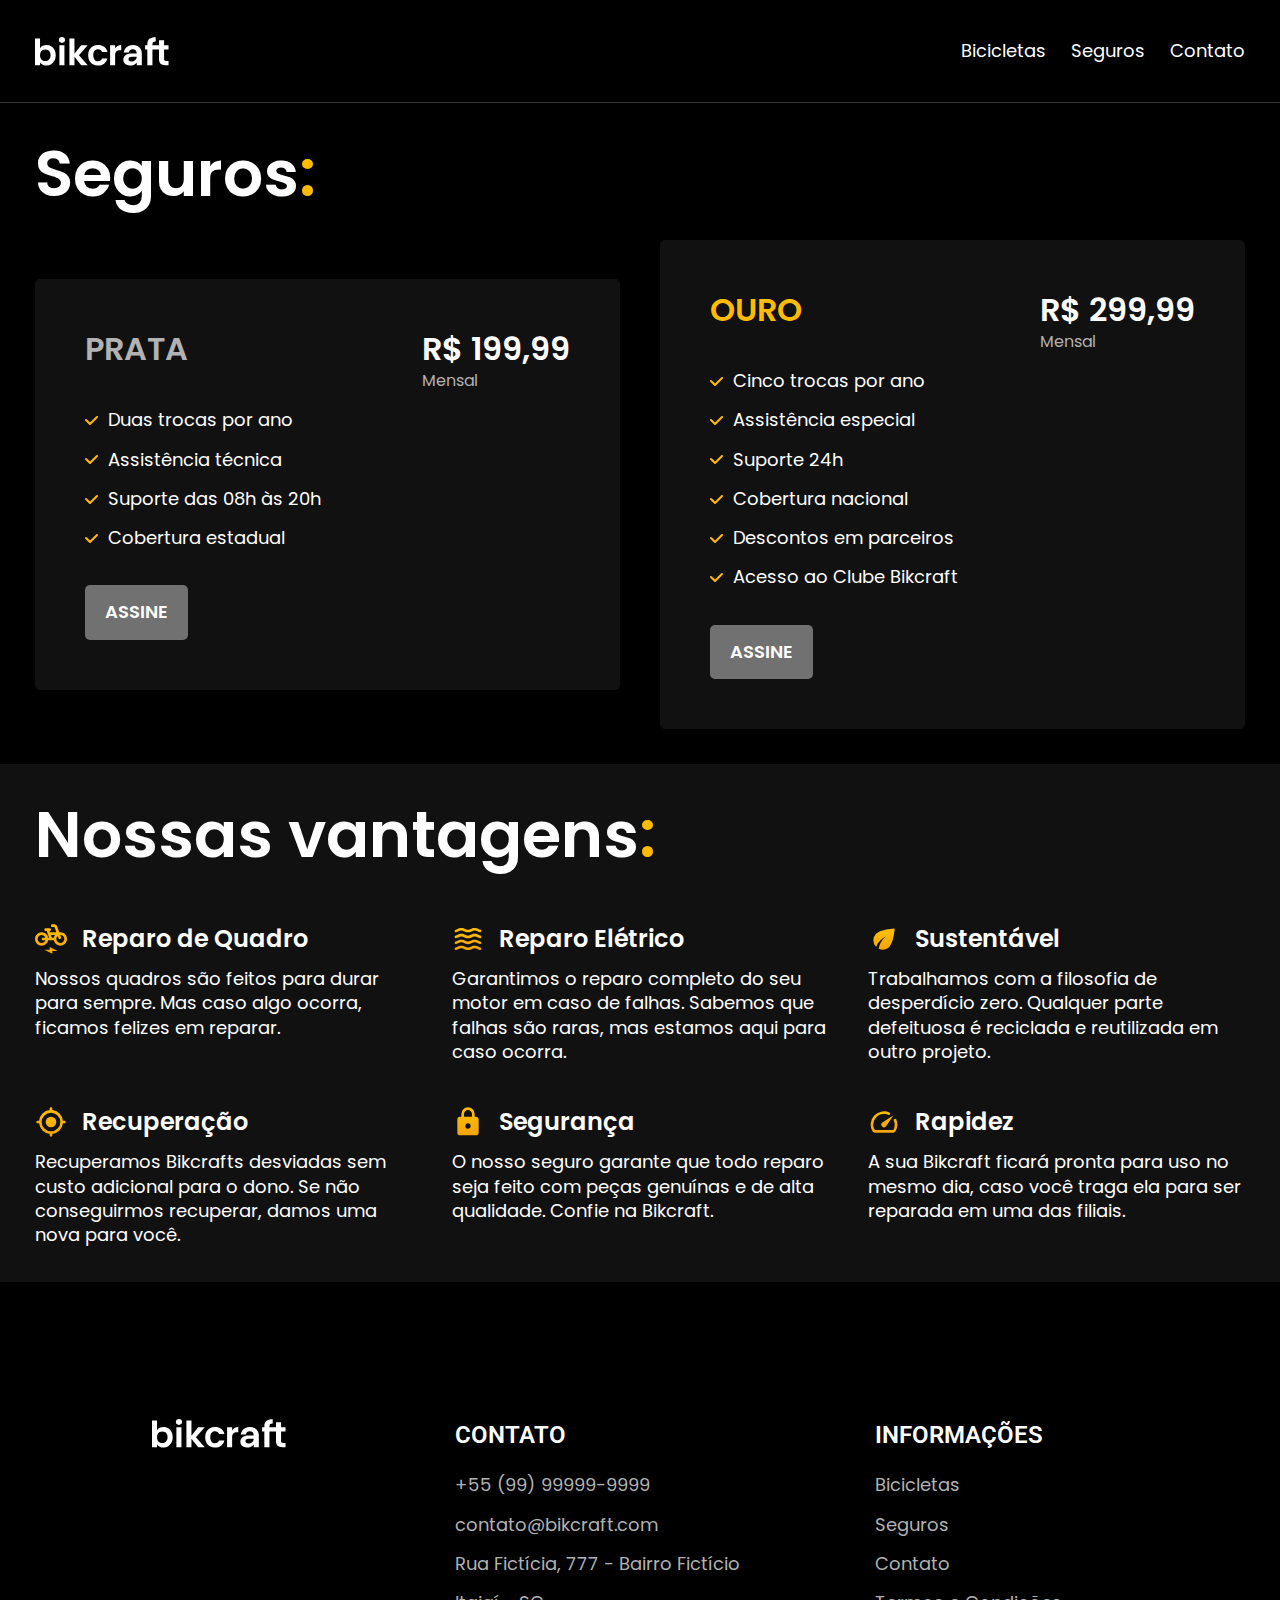
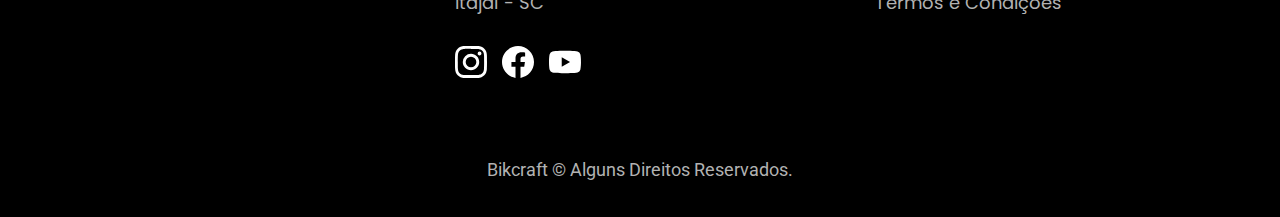
<file: seguros.html>
<!DOCTYPE html>
<html lang="pt-BR">

<head>
  <meta charset="UTF-8">
  <meta name="viewport" content="width=device-width, initial-scale=1.0">
  <meta name="description" content="Bicicletas elétricas de alta precisão e qualidade, feitas sob medida para você. Explore o mundo na sua velocidade com a Bikcraft.">
  <link rel="stylesheet" href="./css/style.css">
  <link href="https://fonts.googleapis.com/css2?family=Poppins:wght@400;600&display=swap" rel="stylesheet">
  <link href="https://fonts.googleapis.com/css2?family=Roboto:wght@400;500&display=swap" rel="stylesheet">
  <link rel="icon" href="./img/favicon.svg" type="image/svg+xml">
  <title>Bikcraft - Seguros</title>
</head>

<body>
  <header class="header-bg">
    <nav class=" container header">
      <a href="./index.html"><img src="./img/bikcraft.svg" alt="Ícone Bikcraft"></a>
      <ul class="header-lista">
        <li><a class="header-lista-item" href="./bicicletas.html">Bicicletas</a></li>
        <li><a class="header-lista-item" href="./seguros.html">Seguros</a></li>
        <li><a class="header-lista-item" href="./contato.html">Contato</a></li>
      </ul>
    </nav>
  </header>
  <main>
    <article class="seguros-bg">
      <div class="container seguros">
        <h1>Seguros<span class="contraste">:</span></h1>
        <div class="seguros-item">
          <h3 class="prata">PRATA</h3>
          <span>R$ 199,99</span><br>
          <span class="mensal">Mensal</span>
          <ul class="seguros-item-lista">
            <li>Duas trocas por ano</li>
            <li>Assistência técnica</li>
            <li>Suporte das 08h às 20h</li>
            <li>Cobertura estadual</li>
          </ul>
          <a href="./orcamento.html">ASSINE</a>
        </div>
        <div class="seguros-item">
          <h3 class="ouro">OURO</h3>
          <span>R$ 299,99</span><br>
          <span class="mensal">Mensal</span>
          <ul class="seguros-item-lista">
            <li>Cinco trocas por ano</li>
            <li>Assistência especial</li>
            <li>Suporte 24h</li>
            <li>Cobertura nacional</li>
            <li>Descontos em parceiros</li>
            <li>Acesso ao Clube Bikcraft</li>
          </ul>
          <a href="./orcamento.html">ASSINE</a>
        </div>
      </div>
    </article>
    <section class="vantagens-bg">
      <div class="container vantagens">
        <h2>Nossas vantagens<span class="contraste">:</span></h2>
        <ul class="vantagens-lista">
          <li class="vantagens-lista-item">
            <div>
              <img src="./img/icones/eletrica.svg" alt="">
              <h3>Reparo de Quadro</h3>
            </div>
            <p>Nossos quadros são feitos para durar para sempre. Mas caso algo ocorra, ficamos felizes em reparar.</p>
          </li>
          <li class="vantagens-lista-item">
            <div>
              <img src="./img/icones/carbono.svg" alt="">
              <h3>Reparo Elétrico</h3>
            </div>
            <p>Garantimos o reparo completo do seu motor em caso de falhas. Sabemos que falhas são raras, mas estamos aqui para caso ocorra.</p>
          </li>
          <li class="vantagens-lista-item">
            <div>
              <img src="./img/icones/sustentavel.svg" alt="">
              <h3>Sustentável</h3>
            </div>
            <p>Trabalhamos com a filosofia de desperdício zero. Qualquer parte defeituosa é reciclada e reutilizada em outro projeto.</p>
          </li>
          <li class="vantagens-lista-item">
            <div>
              <img src="./img/icones/rastreador.svg" alt="">
              <h3>Recuperação</h3>
            </div>
            <p>Recuperamos Bikcrafts desviadas sem custo adicional para o dono. Se não conseguirmos recuperar, damos uma nova para você.</p>
          </li>
          <li class="vantagens-lista-item">
            <div>
              <img src="./img/icones/seguro.svg" alt="">
              <h3>Segurança</h3>
            </div>
            <p>O nosso seguro garante que todo reparo seja feito com peças genuínas e de alta qualidade. Confie na Bikcraft.</p>
          </li>
          <li class="vantagens-lista-item">
            <div>
              <img src="./img/icones/velocidade.svg" alt="">
              <h3>Rapidez</h3>
            </div>
            <p>A sua Bikcraft ficará pronta para uso no mesmo dia, caso você traga ela para ser reparada em uma das filiais.</p>
          </li>
        </ul>
      </div>
    </section>
  </main>
  <footer class="footer-bg">
    <div class="container footer">
      <div class="footer-imagem">
        <a href="./"><img src="./img/bikcraft.svg" alt="Logo Bikcraft"></a>
      </div>
      <div class="footer-contato">
        <h3>CONTATO</h3>
        <ul>
          <li><a href="tel:+5599999999999">+55 (99) 99999-9999</a></li>
          <li><a href="mailto:contato@bikcraft.com">contato@bikcraft.com</a></li>
          <li>Rua Fictícia, 777 - Bairro Fictício</li>
          <li>Itajaí - SC</li>
        </ul>
        <div class="footer-contato-redes">
          <a href="./"><img src="./img/redes/instagram.svg" alt="Instagram Bikcraft"></a>
          <a href="./"><img src="./img/redes/facebook.svg" alt="Facebook Bikcraft"></a>
          <a href="./"><img src="./img/redes/youtube.svg" alt="YouTube Bikcraft"></a>
        </div>
      </div>
      <div class="footer-informacoes">
        <h3>INFORMAÇÕES</h3>
        <ul>
          <li><a href="./bicicletas.html">Bicicletas</a></li>
          <li><a href="./seguros.html">Seguros</a></li>
          <li><a href="./contato.html">Contato</a></li>
          <li><a href="./termos.html">Termos e Condições</a></li>
        </ul>
      </div>
      <div class="footer-direitos">
        <p>Bikcraft © Alguns Direitos Reservados.</p>
      </div>
    </div>
  </footer>
</body>

</html>
</file>
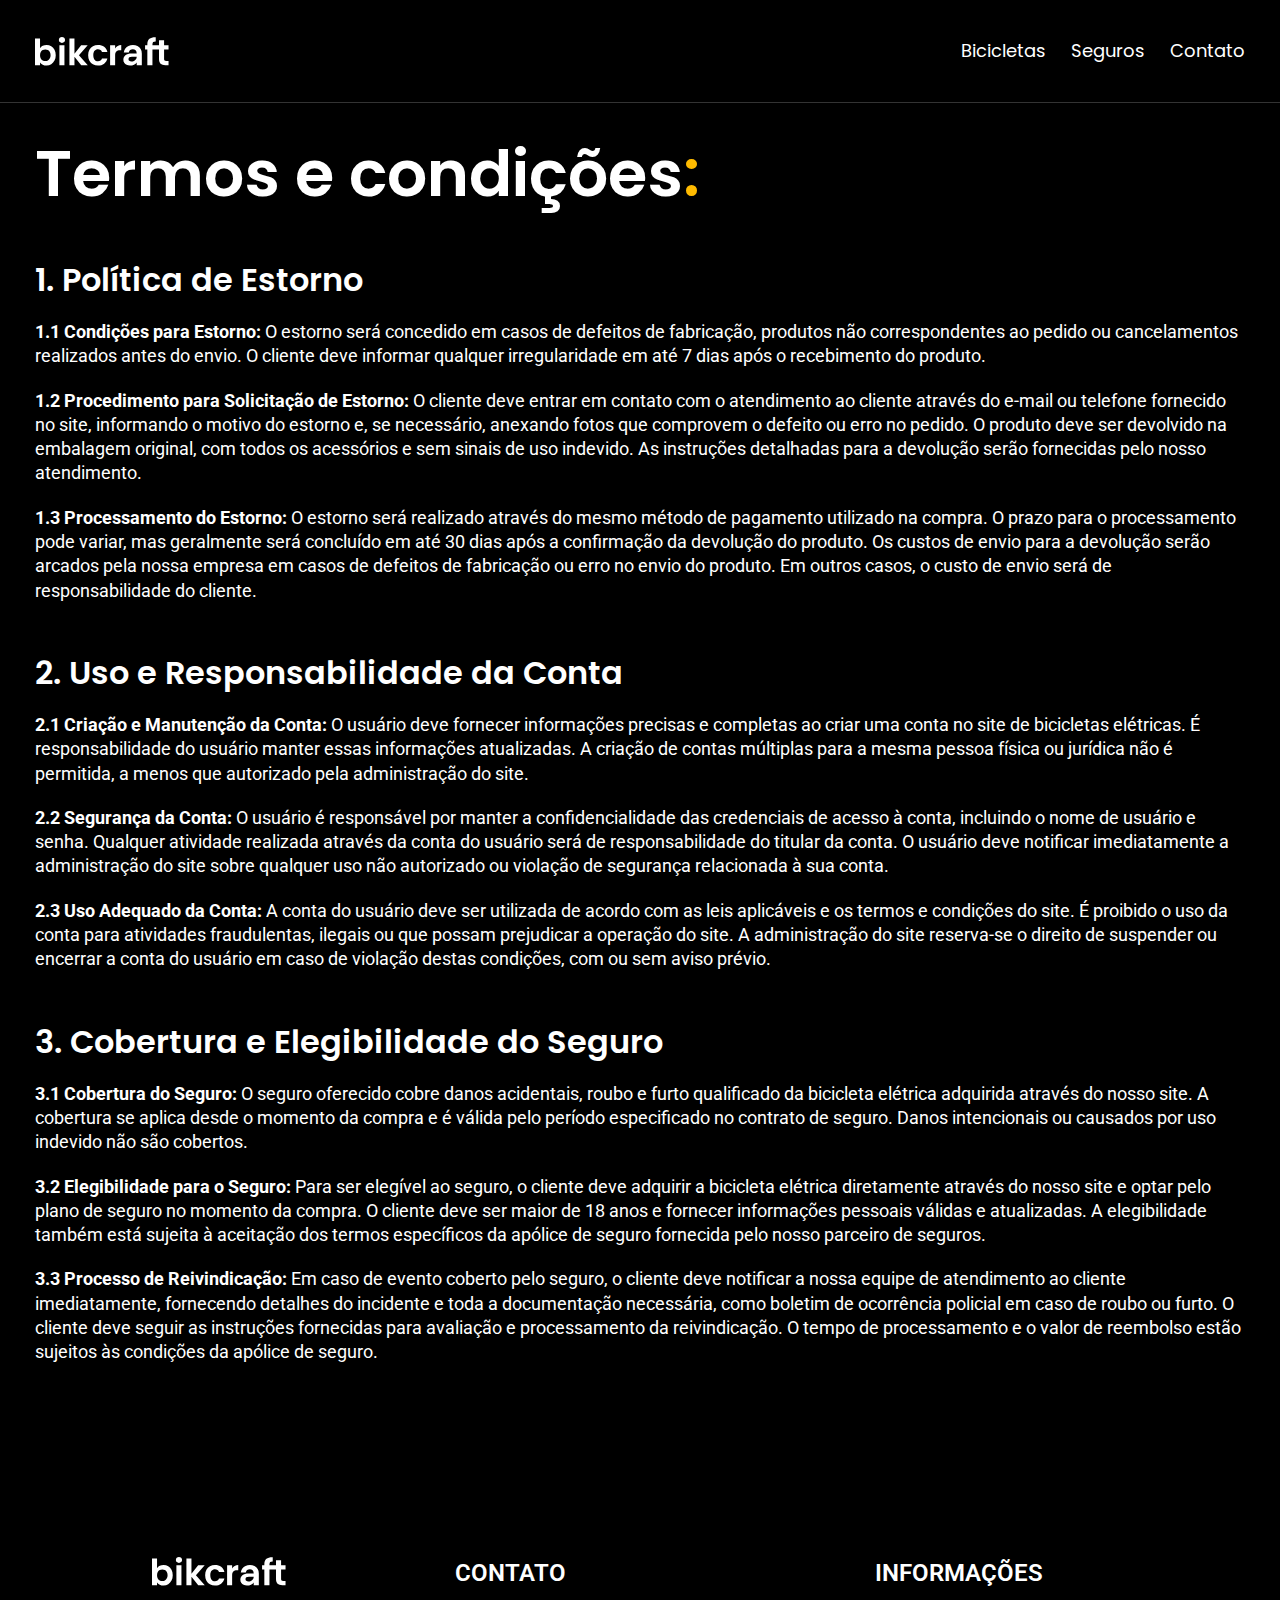
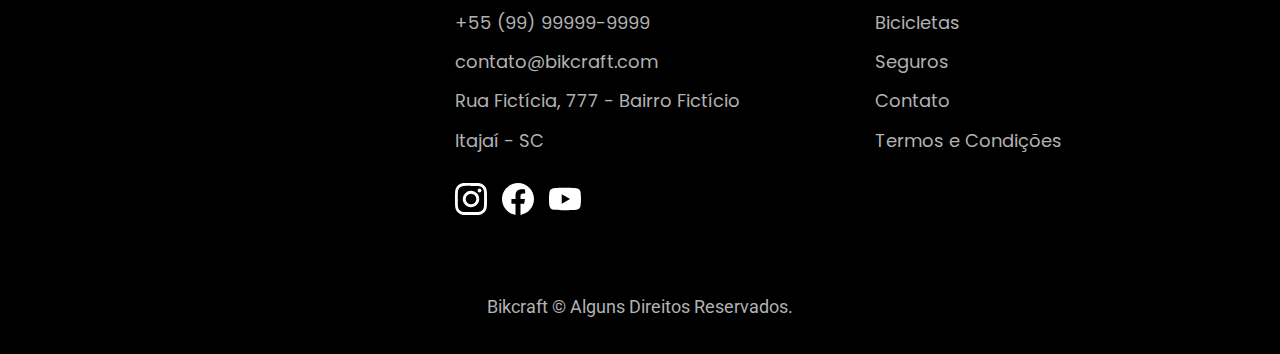
<file: termos.html>
<!DOCTYPE html>
<html lang="pt-BR">

<head>
  <meta charset="UTF-8">
  <meta name="viewport" content="width=device-width, initial-scale=1.0">
  <meta name="description" content="Bicicletas elétricas de alta precisão e qualidade, feitas sob medida para você. Explore o mundo na sua velocidade com a Bikcraft.">
  <link rel="stylesheet" href="./css/style.css">
  <link href="https://fonts.googleapis.com/css2?family=Poppins:wght@400;600&display=swap" rel="stylesheet">
  <link href="https://fonts.googleapis.com/css2?family=Roboto:wght@400;500&display=swap" rel="stylesheet">
  <link rel="icon" href="./img/favicon.svg" type="image/svg+xml">
  <title>Bikcraft - Termos e Condições</title>
</head>

<body>
  <header class="header-bg">
    <nav class="container header">
      <a href="./index.html"><img src="./img/bikcraft.svg" alt="Ícone Bikcraft"></a>
      <ul class="header-lista">
        <li><a class="header-lista-item" href="./bicicletas.html">Bicicletas</a></li>
        <li><a class="header-lista-item" href="./seguros.html">Seguros</a></li>
        <li><a class="header-lista-item" href="./contato.html">Contato</a></li>
      </ul>
    </nav>
  </header>
  <main>
    <article class="termos-bg">
      <div class="container termos">
        <h1>Termos e condições<span class="contraste">:</span></h1>
        <div class="termos-conteudo">
          <div class="termos-conteudo-item">
            <h2>1. Política de Estorno</h2>
            <p>
              <strong>1.1 Condições para Estorno:</strong> O estorno será concedido em casos de defeitos de fabricação, produtos não correspondentes ao pedido ou cancelamentos realizados antes do envio. O cliente deve informar qualquer irregularidade em até 7 dias após o recebimento do produto.
            </p>
            <p>
              <strong>1.2 Procedimento para Solicitação de Estorno:</strong> O cliente deve entrar em contato com o atendimento ao cliente através do e-mail ou telefone fornecido no site, informando o motivo do estorno e, se necessário, anexando fotos que comprovem o defeito ou erro no pedido. O produto deve ser devolvido na embalagem original, com todos os acessórios e sem sinais de uso indevido. As instruções detalhadas para a devolução serão fornecidas pelo nosso atendimento.
            </p>
            <p>
              <strong>1.3 Processamento do Estorno:</strong> O estorno será realizado através do mesmo método de pagamento utilizado na compra. O prazo para o processamento pode variar, mas geralmente será concluído em até 30 dias após a confirmação da devolução do produto. Os custos de envio para a devolução serão arcados pela nossa empresa em casos de defeitos de fabricação ou erro no envio do produto. Em outros casos, o custo de envio será de responsabilidade do cliente.
            </p>
          </div>
          <div class="termos-conteudo-item">
            <h2>2. Uso e Responsabilidade da Conta</h2>
            <p>
              <strong>2.1 Criação e Manutenção da Conta:</strong> O usuário deve fornecer informações precisas e completas ao criar uma conta no site de bicicletas elétricas. É responsabilidade do usuário manter essas informações atualizadas. A criação de contas múltiplas para a mesma pessoa física ou jurídica não é permitida, a menos que autorizado pela administração do site.
            </p>
            <p>
              <strong>2.2 Segurança da Conta:</strong> O usuário é responsável por manter a confidencialidade das credenciais de acesso à conta, incluindo o nome de usuário e senha. Qualquer atividade realizada através da conta do usuário será de responsabilidade do titular da conta. O usuário deve notificar imediatamente a administração do site sobre qualquer uso não autorizado ou violação de segurança relacionada à sua conta.
            </p>
            <p>
              <strong>2.3 Uso Adequado da Conta:</strong> A conta do usuário deve ser utilizada de acordo com as leis aplicáveis e os termos e condições do site. É proibido o uso da conta para atividades fraudulentas, ilegais ou que possam prejudicar a operação do site. A administração do site reserva-se o direito de suspender ou encerrar a conta do usuário em caso de violação destas condições, com ou sem aviso prévio.
            </p>
          </div>
          <div class="termos-conteudo-item">
            <h2>3. Cobertura e Elegibilidade do Seguro</h2>
            <p>
              <strong>3.1 Cobertura do Seguro:</strong> O seguro oferecido cobre danos acidentais, roubo e furto qualificado da bicicleta elétrica adquirida através do nosso site. A cobertura se aplica desde o momento da compra e é válida pelo período especificado no contrato de seguro. Danos intencionais ou causados por uso indevido não são cobertos.
            </p>
            <p>
              <strong>3.2 Elegibilidade para o Seguro:</strong> Para ser elegível ao seguro, o cliente deve adquirir a bicicleta elétrica diretamente através do nosso site e optar pelo plano de seguro no momento da compra. O cliente deve ser maior de 18 anos e fornecer informações pessoais válidas e atualizadas. A elegibilidade também está sujeita à aceitação dos termos específicos da apólice de seguro fornecida pelo nosso parceiro de seguros.
            </p>
            <p>
              <strong>3.3 Processo de Reivindicação:</strong> Em caso de evento coberto pelo seguro, o cliente deve notificar a nossa equipe de atendimento ao cliente imediatamente, fornecendo detalhes do incidente e toda a documentação necessária, como boletim de ocorrência policial em caso de roubo ou furto. O cliente deve seguir as instruções fornecidas para avaliação e processamento da reivindicação. O tempo de processamento e o valor de reembolso estão sujeitos às condições da apólice de seguro.
            </p>
          </div>
        </div>
      </div>
    </article>
  </main>
  <footer class="footer-bg">
    <div class="container footer">
      <div class="footer-imagem">
        <a href="./"><img src="./img/bikcraft.svg" alt="Logo Bikcraft"></a>
      </div>
      <div class="footer-contato">
        <h3>CONTATO</h3>
        <ul>
          <li><a href="tel:+5599999999999">+55 (99) 99999-9999</a></li>
          <li><a href="mailto:contato@bikcraft.com">contato@bikcraft.com</a></li>
          <li>Rua Fictícia, 777 - Bairro Fictício</li>
          <li>Itajaí - SC</li>
        </ul>
        <div class="footer-contato-redes">
          <a href="./"><img src="./img/redes/instagram.svg" alt="Instagram Bikcraft"></a>
          <a href="./"><img src="./img/redes/facebook.svg" alt="Facebook Bikcraft"></a>
          <a href="./"><img src="./img/redes/youtube.svg" alt="YouTube Bikcraft"></a>
        </div>
      </div>
      <div class="footer-informacoes">
        <h3>INFORMAÇÕES</h3>
        <ul>
          <li><a href="./bicicletas.html">Bicicletas</a></li>
          <li><a href="./seguros.html">Seguros</a></li>
          <li><a href="./contato.html">Contato</a></li>
          <li><a href="./termos.html">Termos e Condições</a></li>
        </ul>
      </div>
      <div class="footer-direitos">
        <p>Bikcraft © Alguns Direitos Reservados.</p>
      </div>
    </div>
  </footer>
</body>


</html>
</file>
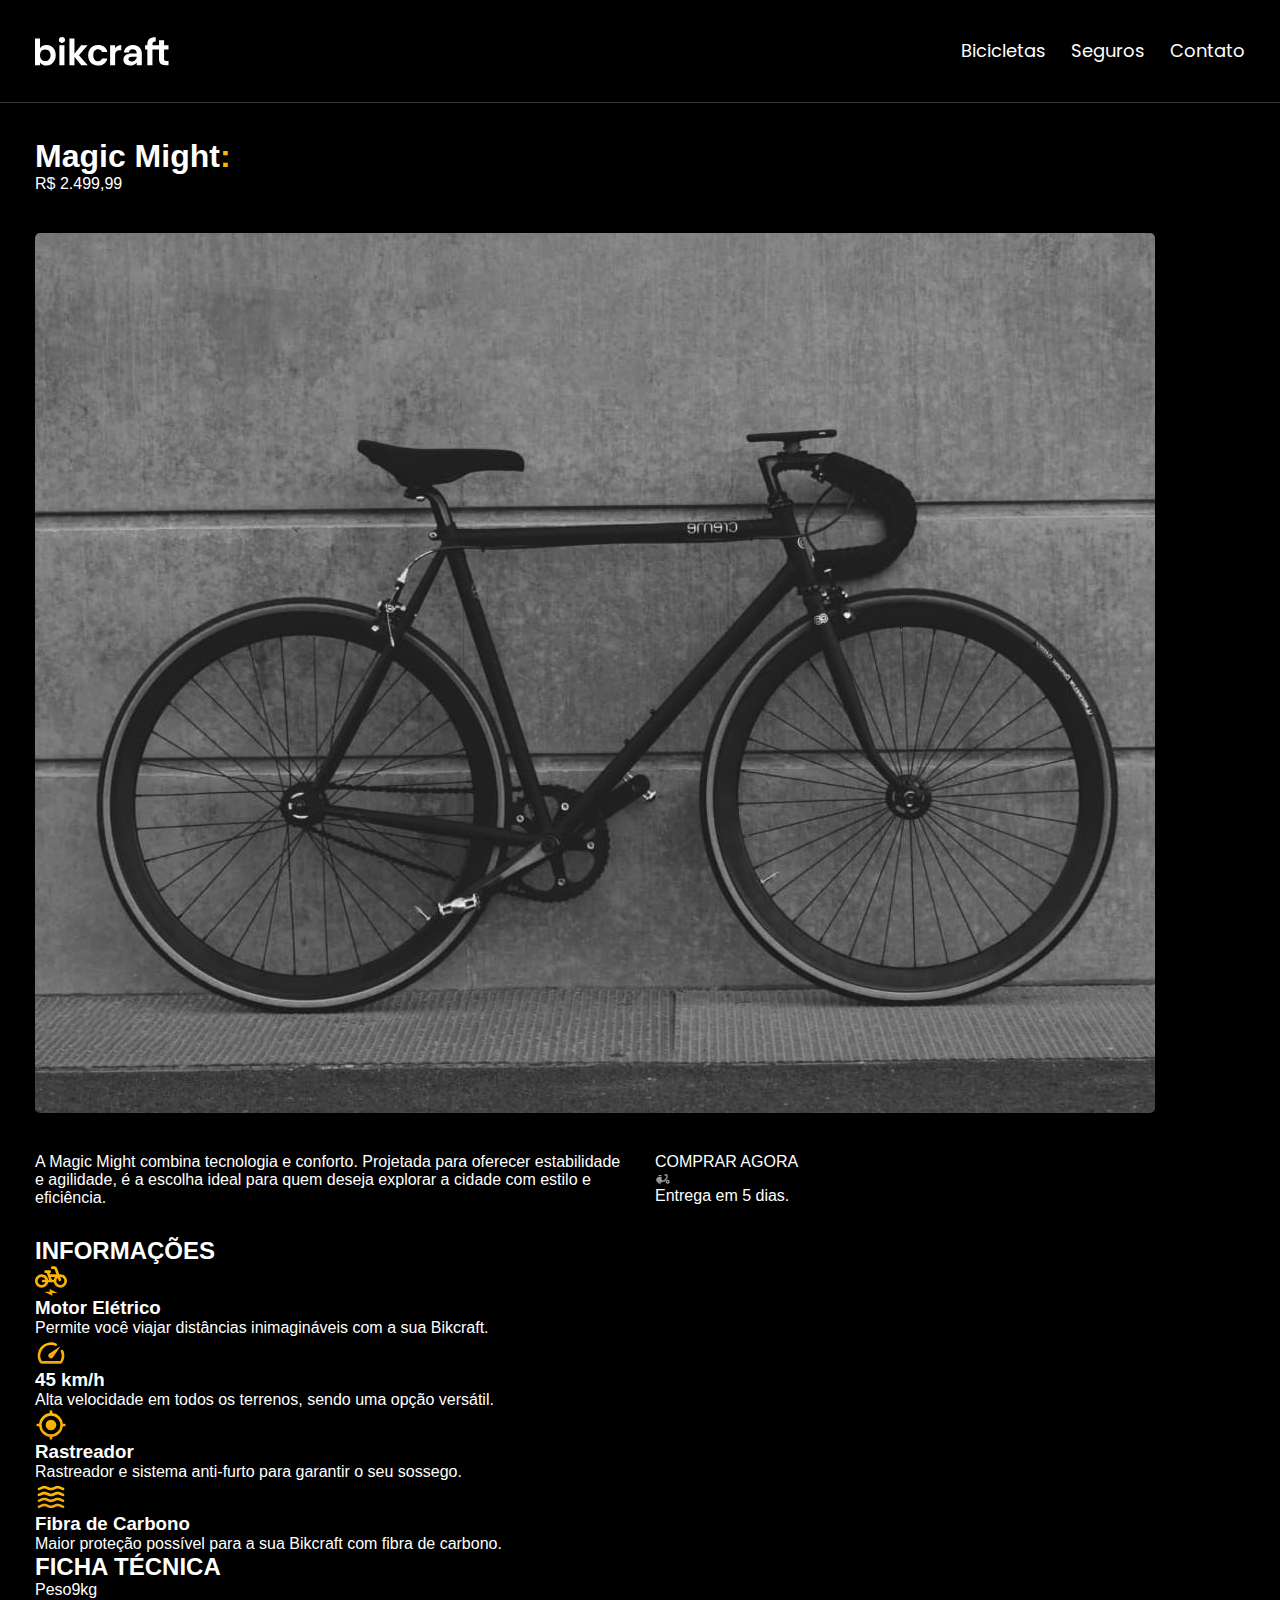
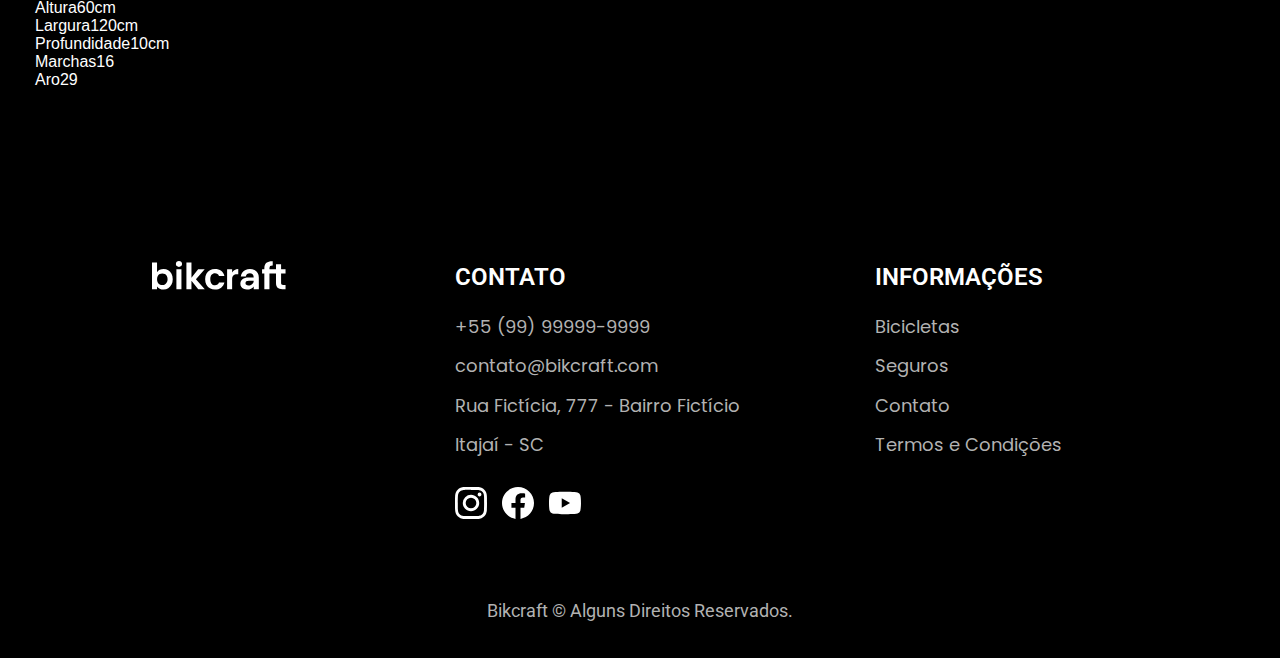
<file: bicicletas/magic.html>
<!DOCTYPE html>
<html lang="pt-BR">

<head>
  <meta charset="UTF-8">
  <meta name="viewport" content="width=device-width, initial-scale=1.0">
  <meta name="description" content="Bicicletas elétricas de alta precisão e qualidade, feitas sob medida para você. Explore o mundo na sua velocidade com a Bikcraft.">
  <link rel="stylesheet" href="../css/style.css">
  <link href="https://fonts.googleapis.com/css2?family=Poppins:wght@400;600&display=swap" rel="stylesheet">
  <link href="https://fonts.googleapis.com/css2?family=Roboto:wght@400;500&display=swap" rel="stylesheet">
  <link rel="icon" href="../img/favicon.svg" type="image/svg+xml">
  <title>Bikcraft - Magic Might</title>
</head>

<body>
  <header class="header-bg">
    <nav class="container header">
      <a href="../index.html"><img src="../img/bikcraft.svg" alt="Ícone Bikcraft"></a>
      <ul class="header-lista">
        <li><a class="header-lista-item" href="../bicicletas.html">Bicicletas</a></li>
        <li><a class="header-lista-item" href="../seguros.html">Seguros</a></li>
        <li><a class="header-lista-item" href="../contato.html">Contato</a></li>
      </ul>
    </nav>
  </header>
  <main>
    <section class="bicicleta-bg">
      <div class="container bicicleta">
        <div class="bicicleta-titulo">
          <h1>Magic Might<span class="contraste">:</span></h1>
          <span>R$ 2.499,99</span>
        </div>
        <div class="bicicleta-imagem">
          <img src="../img/bicicleta/magic.jpg" alt="Bikcarft Magic Might">
        </div>
        <div class="bicicleta-conteudo">
          <p>A Magic Might combina tecnologia e conforto. Projetada para oferecer estabilidade e agilidade, é a escolha ideal para quem deseja explorar a cidade com estilo e eficiência.</p>
          <div class="bicicleta-comprar">
            <a href="../orcamento.html">COMPRAR AGORA</a>
            <span><img src="../img/icones/entrega.svg" alt="">Entrega em 5 dias.</span>
          </div>
          <div class="bicicleta-informacoes">
            <h2>INFORMAÇÕES</h2>
            <ul class="bicicleta-informacoes-lista">
              <li class="bicicleta-informacoes-lista-item">
                <h3><img src="../img/icones/eletrica.svg" alt="">Motor Elétrico</h3>
                <p>Permite você viajar distâncias inimagináveis com a sua Bikcraft.</p>
              </li>
              <li class="bicicleta-informacoes-lista-item">
                <h3><img src="../img/icones/velocidade.svg" alt="">45 km/h</h3>
                <p>Alta velocidade em todos os terrenos, sendo uma opção versátil.</p>
              </li>
              <li class="bicicleta-informacoes-lista-item">
                <h3><img src="../img/icones/rastreador.svg" alt="">Rastreador</h3>
                <p>Rastreador e sistema anti-furto para garantir o seu sossego.</p>
              </li>
              <li class="bicicleta-informacoes-lista-item">
                <h3><img src="../img/icones/carbono.svg" alt="">Fibra de Carbono</h3>
                <p>Maior proteção possível para a sua Bikcraft com fibra de carbono.</p>
              </li>
            </ul>
            <div class="bicicleta-ficha">
              <h2>FICHA TÉCNICA</h2>
              <ul class="bicicleta-ficha-lista">
                <li class="bicicleta-ficha-lista-item">
                  <span class="bicicleta-item-span">Peso<span>9kg</span></span>
                </li>
                <li class="bicicleta-ficha-lista-item">
                  <span class="bicicleta-item-span">Altura<span>60cm</span></span>
                </li>
                <li class="bicicleta-ficha-lista-item">
                  <span class="bicicleta-item-span">Largura<span>120cm</span></span>
                </li>
                <li class="bicicleta-ficha-lista-item">
                  <span class="bicicleta-item-span">Profundidade<span>10cm</span></span>
                </li>
                <li class="bicicleta-ficha-lista-item">
                  <span class="bicicleta-item-span">Marchas<span>16</span></span>
                </li>
                <li class="bicicleta-ficha-lista-item">
                  <span class="bicicleta-item-span">Aro<span>29</span></span>
                </li>
              </ul>
            </div>
          </div>
        </div>

      </div>
    </section>
  </main>
  <footer class="footer-bg">
    <div class="container footer">
      <div class="footer-imagem">
        <a href="./"><img src="../img/bikcraft.svg" alt="Logo Bikcraft"></a>
      </div>
      <div class="footer-contato">
        <h3>CONTATO</h3>
        <ul>
          <li><a href="tel:+5599999999999">+55 (99) 99999-9999</a></li>
          <li><a href="mailto:contato@bikcraft.com">contato@bikcraft.com</a></li>
          <li>Rua Fictícia, 777 - Bairro Fictício</li>
          <li>Itajaí - SC</li>
        </ul>
        <div class="footer-contato-redes">
          <a href="./magic.html"><img src="../img/redes/instagram.svg" alt="Instagram Bikcraft"></a>
          <a href="./magic.html"><img src="../img/redes/facebook.svg" alt="Facebook Bikcraft"></a>
          <a href="./magic.html"><img src="../img/redes/youtube.svg" alt="YouTube Bikcraft"></a>
        </div>
      </div>
      <div class="footer-informacoes">
        <h3>INFORMAÇÕES</h3>
        <nav>
          <ul>
            <li><a href="../bicicletas.html">Bicicletas</a></li>
            <li><a href="../seguros.html">Seguros</a></li>
            <li><a href="../contato.html">Contato</a></li>
            <li><a href="../termos.html">Termos e Condições</a></li>
          </ul>
        </nav>
      </div>
      <div class="footer-direitos">
        <p>Bikcraft © Alguns Direitos Reservados.</p>
      </div>
    </div>
  </footer>
</body>

</html>
</file>
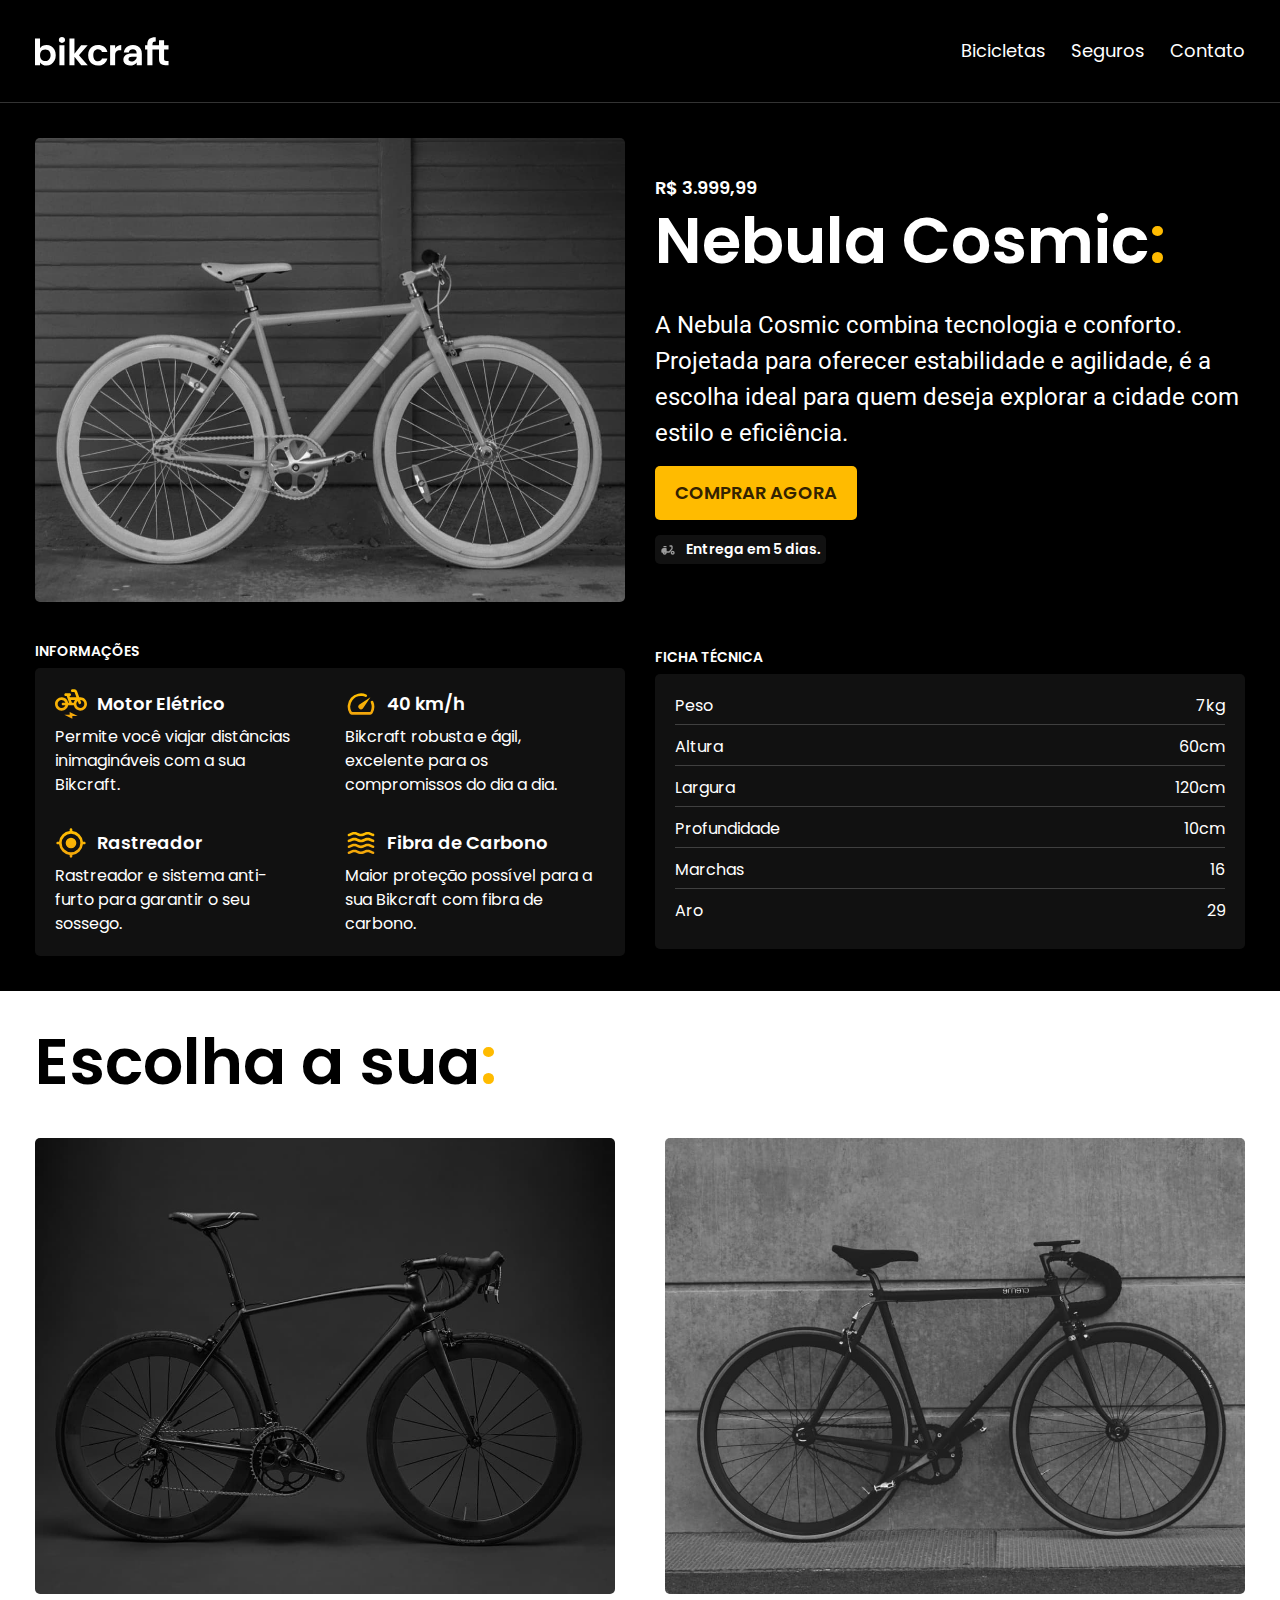
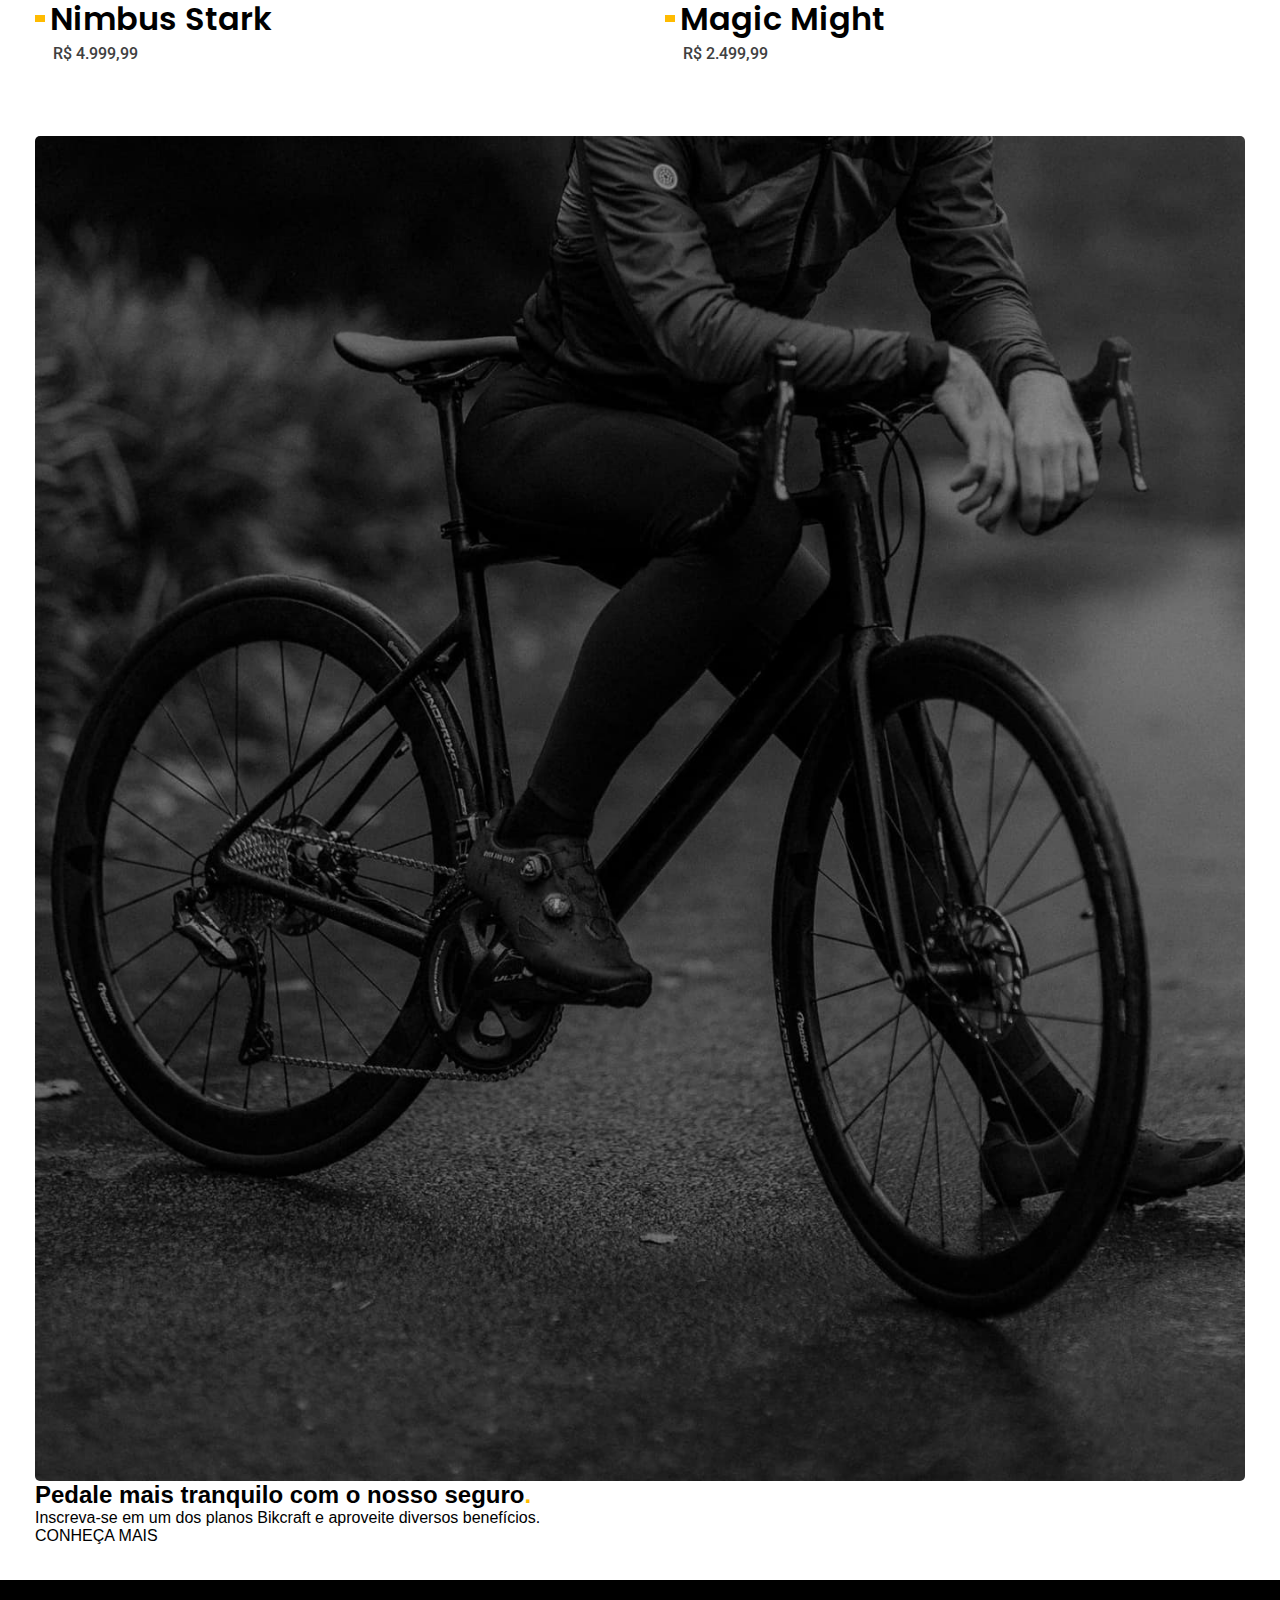
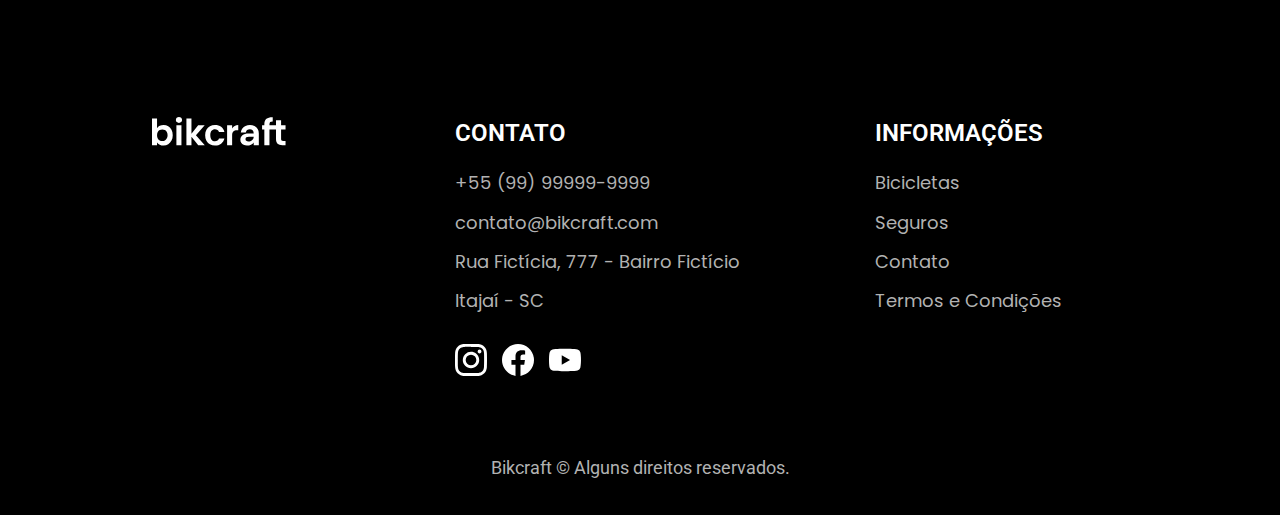
<file: bicicletas/nebula.html>
<!DOCTYPE html>
<html lang="pt-BR">

<head>
  <meta charset="UTF-8">
  <meta name="viewport" content="width=device-width, initial-scale=1.0">
  <meta name="description" content="Bicicletas elétricas de alta precisão e qualidade, feitas sob medida para você. Explore o mundo na sua velocidade com a Bikcraft.">
  <link rel="stylesheet" href="../css/style.css">
  <link href="https://fonts.googleapis.com/css2?family=Poppins:wght@400;600&display=swap" rel="stylesheet">
  <link href="https://fonts.googleapis.com/css2?family=Roboto:wght@400;500&display=swap" rel="stylesheet">
  <link rel="icon" href="../img/favicon.svg" type="image/svg+xml">
  <title>Bikcraft - Nebula Cosmic</title>
</head>

<body>
  <header class="header-bg">
    <nav class="container header">
      <a href="../index.html"><img src="../img/bikcraft.svg" alt="Ícone Bikcraft"></a>
      <ul class="header-lista">
        <li><a class="header-lista-item" href="../bicicletas.html">Bicicletas</a></li>
        <li><a class="header-lista-item" href="../seguros.html">Seguros</a></li>
        <li><a class="header-lista-item" href="../contato.html">Contato</a></li>
      </ul>
    </nav>
  </header>
  <main>
    <section class="bicicleta-bg">
      <div class="container bicicleta">
        <div class="bicicleta-conteudo">
          <div class="bicicleta-conteudo-imagem">
            <img src="../img/bicicleta/nebula.jpg" alt="Bikcraft Nebula Cosmic">
          </div>
          <div class="bicicleta-conteudo-texto">
            <div class="bicicleta-conteudo-texto-titulo">
              <span>R$ 3.999,99</span>
              <h1>Nebula Cosmic<span class="contraste">:</span></h1>
            </div>
            <div class="bicicleta-conteudo-texto-main">
              <p>A Nebula Cosmic combina tecnologia e conforto. Projetada para oferecer estabilidade e agilidade, é a escolha ideal para quem deseja explorar a cidade com estilo e eficiência.</p>
              <a href="../orcamento.html?tipo=bikcraft&produto=nebula">COMPRAR AGORA</a>
              <span><img src="../img/icones/entrega.svg" alt="">Entrega em 5 dias.</span>
            </div>
          </div>
        </div>
        <div class="bicicleta-caracteristicas">
          <div class="bicicleta-caracteristicas-informacoes">
            <h2>INFORMAÇÕES</h2>
            <ul class="bicicleta-caracteristicas-informacoes-lista">
              <li>
                <h3><img src="../img/icones/eletrica.svg" alt="">Motor Elétrico</h3>
                <p>Permite você viajar distâncias inimagináveis com a sua Bikcraft.</p>
              </li>
              <li>
                <h3><img src="../img/icones/velocidade.svg" alt="">40 km/h</h3>
                <p>Bikcraft robusta e ágil, excelente para os compromissos do dia a dia.</p>
              </li>
              <li>
                <h3><img src="../img/icones/rastreador.svg" alt="">Rastreador</h3>
                <p>Rastreador e sistema anti-furto para garantir o seu sossego.</p>
              </li>
              <li>
                <h3><img src="../img/icones/carbono.svg" alt="">Fibra de Carbono</h3>
                <p>Maior proteção possível para a sua Bikcraft com fibra de carbono.</p>
              </li>
            </ul>
          </div>
          <div class="bicicleta-caracteristicas-ficha">
            <h2>FICHA TÉCNICA</h2>
            <ul class="bicicleta-caracteristicas-ficha-lista">
              <li class="bicicleta-caracteristicas-ficha-lista-item">
                <span>Peso<span>7kg</span></span>
              </li>
              <li class="bicicleta-caracteristicas-ficha-lista-item">
                <span>Altura<span>60cm</span></span>
              </li>
              <li class="bicicleta-caracteristicas-ficha-lista-item">
                <span>Largura<span>120cm</span></span>
              </li>
              <li class="bicicleta-caracteristicas-ficha-lista-item">
                <span>Profundidade<span>10cm</span></span>
              </li>
              <li class="bicicleta-caracteristicas-ficha-lista-item">
                <span>Marchas<span>16</span></span>
              </li>
              <li class="bicicleta-caracteristicas-ficha-lista-item">
                <span>Aro<span>29</span></span>
              </li>
            </ul>
          </div>
        </div>
      </div>
    </section>
    <section class="opcoes container">
      <h2>Escolha a sua<span class="contraste">:</span></h2>
      <div class="opcoes-bicicletas">
        <div class="opcoes-bicicletas-item">
          <a href="./nimbus.html">
            <img src="../img/bicicleta/nimbus.jpg" alt="Bikcraft Nimbus Stark">
            <h3>Nimbus Stark</h3>
            <span>R$ 4.999,99</span>
          </a>
        </div>
        <div class="opcoes-bicicletas-item">
          <a href="./magic.html">
            <img src="../img/bicicleta/magic.jpg" alt="Bikcraft Nebula Cosmic">
            <h3>Magic Might</h3>
            <span>R$ 2.499,99</span>
          </a>
        </div>
      </div>
    </section>
    <section class="bicicleta-seguros-bg">
      <div class="container bicicleta-seguros">
        <div class="bicicleta-seguros-imagem">
          <img src="../img/fotos/seguros.jpg" alt="Homem apoiado em sua Bikcraft">
        </div>
        <div class="bicicleta-seguros-conteudo">
          <h2>Pedale mais tranquilo com o nosso seguro<span class="contraste">.</span></h2>
          <p>Inscreva-se em um dos planos Bikcraft e aproveite diversos benefícios.</p>
          <a href="../seguros.html">CONHEÇA MAIS</a>
        </div>
      </div>
    </section>
  </main>
  <footer class="footer-bg">
    <div class="container footer">
      <div class="footer-imagem">
        <a href="../index.html"><img src="../img/bikcraft.svg" alt="Logo Bikcraft"></a>
      </div>
      <div class="footer-contato">
        <h3>CONTATO</h3>
        <ul>
          <li><a href="tel:+5599999999999">+55 (99) 99999-9999</a></li>
          <li><a href="mailto:contato@bikcraft.com">contato@bikcraft.com</a></li>
          <li>Rua Fictícia, 777 - Bairro Fictício</li>
          <li>Itajaí - SC</li>
        </ul>
        <div class="footer-contato-redes">
          <a href="./nebula.html"><img src="../img/redes/instagram.svg" alt="Instagram Bikcraft"></a>
          <a href="./nebula.html"><img src="../img/redes/facebook.svg" alt="Facebook Bikcraft"></a>
          <a href="./nebula.html"><img src="../img/redes/youtube.svg" alt="YouTube Bikcraft"></a>
        </div>
      </div>
      <div class="footer-informacoes">
        <h3>INFORMAÇÕES</h3>
        <nav>
          <ul>
            <li><a href="../bicicletas.html">Bicicletas</a></li>
            <li><a href="../seguros.html">Seguros</a></li>
            <li><a href="../contato.html">Contato</a></li>
            <li><a href="../termos.html">Termos e Condições</a></li>
          </ul>
        </nav>
      </div>
      <div class="footer-direitos">
        <p>Bikcraft © Alguns direitos reservados.</p>
      </div>
    </div>
  </footer>
  <script src="../scripts/script.js"></script>
</body>

</html>
</file>
<file: css/style.css>
@import url(./global/global.css);
@import url(./utilidades/cores.css);
@import url(./utilidades/tipografia.css);
@import url(./global//header.css);
@import url(./global/footer.css);
@import url(./home/introducao.css);
@import url(./home/bicicletas-lista.css);
@import url(./home/tecnologia.css);
@import url(./home/parceiros.css);
@import url(./home/depoimento.css);
@import url(./home/seguros.css);
@import url(./termos/termos.css);
@import url(./bicicletas/bicicletas.css);
@import url(./seguros/seguros-pagina.css);
@import url(./bicicletas/biciccletas-compra.css);
@import url(./contato/contato.css);
@import url(./contato/loja.css);
@import url(./global/formulario.css);
</file>
<file: css/style.min.css>
body{margin:0;font-family:Arial,Helvetica,sans-serif}ul{list-style:none;padding:0}a{text-decoration:none;color:inherit;display:inline-block;max-width:max-content}img{display:block;max-width:100%}blockquote,dd,dl,h1,h2,h3,input[type=radio],p,ul{margin:0}img[src$=".jpg"]{border-radius:5px}.container{max-width:1440px;margin:0 auto;padding:35px;box-sizing:border-box}.container-2{max-width:1400px;padding:35px;margin:0 auto;box-sizing:border-box}.contraste{color:var(--cor-13)}.footer,.header{border:none;box-shadow:none}.footer hr,.header hr{display:none}.button{border:none}.strong{font-weight:700}:root{--cor-1:#fff;--cor-2:#fdfdfd;--cor-3:#dedede;--cor-4:#ccc;--cor-5:#b2b2b2;--cor-6:#9c9c9c;--cor-7:#717171;--cor-8:#595959;--cor-9:#404040;--cor-10:#2e2e2e;--cor-11:#111;--cor-12:#000;--cor-13:#ffbb00;--cor-14:#e4a30b;--cor-15:#a66f00;--cor-16:#664400;--cor-17:#332200}:root{--fonte-1:400 0.875rem/1.35 "Poppins",sans-serif;--fonte-2:400 0.875rem/1.35 "Roboto",sans-serif;--fonte-3:400 1rem/1.5 "Poppins",sans-serif;--fonte-4:400 1rem/1.5 "Roboto",sans-serif;--fonte-5:400 1.125rem/1.35 "Poppins",sans-serif;--fonte-5-bold:600 1.125rem/1.35 "Poppins",sans-serif;--fonte-6:400 1.125rem/1.35 "Roboto",sans-serif;--fonte-6-bold:600 1.125rem/1.35 "Roboto",sans-serif;--fonte-7:400 1.5rem/1.5 "Poppins",sans-serif;--fonte-8:400 1.5rem/1.5 "Roboto",sans-serif;--fonte-8-bold:600 1.5rem/1.5 "Roboto",sans-serif;--fonte-9:600 2rem/1.25 "Poppins",sans-serif;--fonte-10:600 2rem/1.25 "Roboto",sans-serif;--fonte-11:600 4rem/1.125 "Poppins",sans-serif}@media (max-width:992px){:root{--fonte-11:600 3.25rem/1.125 "Poppins",sans-serif;--fonte-9:600 1.35rem/1.25 "Poppins",sans-serif;--fonte-8-bold:400 1.25rem/1.5 "Roboto",sans-serif;--fonte-8:400 1.25rem/1.5 "Roboto",sans-serif;--fonte-7:1.25rem/1.5 "Poppins",sans-serif;--fonte-6:400 1.05rem/1.35 "Roboto",sans-serif;--fonte-5-bold:600 1rem/1.35 "Poppins",sans-serif;--fonte-5:400 1rem/1.35 "Poppins",sans-serif;--fonte-3:400 0.75rem/1.5 "Poppins",sans-serif}}@media (max-width:768px){:root{--fonte-11:600 3rem/1.125 "Poppins",sans-serif;--fonte-9:600 1.25rem/1.25 "Poppins",sans-serif;--fonte-8:400 1.125rem/1.5 "Roboto",sans-serif;--fonte-6:400 1rem/1.35 "Roboto",sans-serif;--fonte-4:400 0.875rem/1.5 "Roboto",sans-serif}}@media (max-width:480px){:root{--fonte-11:600 2rem/1.125 "Poppins",sans-serif;--fonte-9:600 1rem/1.25 "Poppins",sans-serif;--fonte-8-bold:400 1.125rem/1.5 "Roboto",sans-serif;--fonte-8:400 1rem/1.5 "Roboto",sans-serif;--fonte-7:1.125rem/1.5 "Poppins",sans-serif;--fonte-6:400 0.875rem/1.35 "Roboto",sans-serif;--fonte-5-bold:600 0.85rem/1.35 "Poppins",sans-serif;--fonte-5:400 0.875rem/1.35 "Poppins",sans-serif;--fonte-4:400 0.75rem/1.5 "Roboto",sans-serif}}.header-bg{background-color:var(--cor-12);border-bottom:1px solid rgba(255,255,255,.2);box-shadow:0 2px 4px rgba(0,0,0,.1)}.header{color:var(--cor-1);display:flex;flex-wrap:wrap;align-items:center;justify-content:space-between}.header-lista{display:flex;gap:25px;font:var(--fonte-5)}.header-lista-item{position:relative}.header-lista-item::after{content:"";display:block;background:var(--cor-1);height:3px;width:0;transition:width .5s;position:absolute}.header-lista-item.ativo::after,.header-lista-item:hover::after{width:100%}@media (max-width:1200px){.header-lista-item::after{display:none}.header-lista-item.ativo::after,.header-lista-item:hover::after{display:none}}@media (max-width:992px){.header-lista{gap:15px}.header-lista-item{background-color:var(--cor-11);padding:10px;border-radius:5px}}@media (max-width:768px){.header{flex-direction:column;gap:20px}.header-lista{gap:15px}.header-lista-item::after{display:none}}@media (max-width:480px){.header-lista{gap:10px}.header-lista-item{padding:10px 5px}}.footer-bg{background-color:var(--cor-12);color:var(--cor-1);border-top:1px solid rgba(255,255,255,.2);box-shadow:0 2px 4px rgba(0,0,0,.1)}.footer{display:grid;grid-template-columns:repeat(3,1fr);gap:50px}.footer h3{font:var(--fonte-8-bold);margin-bottom:20px}.footer-contato ul,.footer-informacoes ul{margin-top:20px;font:var(--fonte-5);color:var(--cor-5)}.footer ul li{margin-bottom:15px}.footer-contato ul a:hover,.footer-informacoes ul a:hover{color:var(--cor-2)}.footer-contato-redes{display:flex;gap:15px;margin-top:30px}.footer-direitos{font:var(--fonte-6);color:var(--cor-5);grid-column:1/-1;margin-top:30px;justify-self:center}.footer-imagem{justify-self:center}@media (max-width:768px){.footer{grid-template-columns:1fr;place-items:center;text-align:center;gap:20px}.footer-imagem{grid-row:1;margin-bottom:30px}.footer-informacoes{grid-row:2}.footer-contato{grid-row:3}.footer-contato-redes{justify-content:center;align-items:center}}.introducao-bg{background-color:var(--cor-12);color:var(--cor-1)}.introducao{display:grid;grid-template-columns:1fr 1fr;gap:40px}.introducao-conteudo{align-self:center}.introducao-conteudo h1{font:var(--fonte-11);margin-bottom:25px}.introducao-conteudo p{color:var(--cor-5);font:var(--fonte-8);margin-bottom:25px}.introducao-conteudo a{background-color:var(--cor-13);padding:15px 30px;border-radius:5px;display:inline-block;color:var(--cor-17);font:var(--fonte-5-bold)}.introducao-conteudo a:hover{background-color:var(--cor-14)}.introducao-imagem img{object-fit:cover;height:100%;width:100%;max-height:650px}@media (max-width:992px){.introducao-conteudo h1{margin-bottom:17.5px}.introducao-conteudo p{margin-bottom:17.5px}.introducao-conteudo a{padding:15px 20px}}@media (max-width:768px){.introducao{grid-template-columns:1fr;text-align:center}.introducao-conteudo h1{margin-bottom:12.5px}.introducao-conteudo p{margin-bottom:12.5px}.introducao-conteudo a{padding:15px}.introducao-imagem{display:none}}@media (max-width:480px){.introducao-conteudo h1{margin-bottom:10px}.introducao-conteudo p{margin-bottom:15px}.introducao-conteudo a{padding:10px}}.bicicletas h2{margin-bottom:40px;font:var(--fonte-11)}.bicicletas-lista{display:flex;gap:50px}.bicicletas-lista-item h3{font:var(--fonte-9);margin:3.5px 0;display:flex}.bicicletas-lista-item h3::before{display:block;content:"";width:10px;height:7.5px;background-color:var(--cor-13);transition:width .5s;align-self:center;margin-right:5px}.bicicletas-lista-item:hover h3::before{width:20px}.bicicletas-lista-item span{font:var(--fonte-6);color:var(--cor-9);padding-left:17.5px}@media (max-width:1200px){.bicicletas-lista-item:hover h3::before{width:10px}}@media (max-width:992px){.bicicletas h2{margin-bottom:30px}}@media (max-width:768px){.bicicletas-lista{overflow:scroll;gap:25px}.bicicletas-lista-item{margin-bottom:7.5px}.bicicletas-lista-item img{min-width:175px}}.tecnologia-bg{background-color:var(--cor-12);color:var(--cor-1)}.tecnologia{display:grid;grid-template-columns:2fr 1fr;gap:70px;padding:50px 35px}.tecnologia-conteudo{align-self:center}.tecnologia-conteudo span{font:var(--fonte-8);color:var(--cor-5);font-weight:500}.tecnologia-conteudo .contraste{font:inherit;color:var(--cor-13)}.tecnologia-conteudo h2{font:var(--fonte-11);margin-top:20px}.tecnologia-conteudo p{font:var(--fonte-8);color:var(--cor-5);margin:20px 0}.tecnologia-conteudo a{text-decoration:underline;text-underline-offset:7.5px;font:var(--fonte-7);color:var(--cor-13)}.tecnologia a:hover{color:var(--cor-1);display:inline-block}.tecnologia-conteudo-vantagens{display:grid;grid-template-columns:1fr 1fr;gap:40px;margin-top:80px;justify-items:start}.tecnologia-conteudo-vantagens-item h3{margin-top:5px;font:var(--fonte-5)}.tecnologia-conteudo-vantagens-item p{font:var(--fonte-6);margin:10px 0}.tecnologia-imagem img{width:100%;height:100%;object-fit:cover;object-position:left}@media (min-width:1200px){.tecnologia-conteudo-vantagens{max-width:70ch;gap:50px}}@media (max-width:992px){.tecnologia{grid-template-columns:1.25fr 1fr;gap:40px}.tecnologia-conteudo-vantagens{grid-template-columns:1fr;place-items:center;gap:20px}}@media (max-width:768px){.tecnologia{grid-template-columns:1fr;text-align:center;padding:40px 35px}.tecnologia-conteudo-vantagens{margin-top:60px;grid-template-columns:1fr;justify-items:center;gap:20px}.tecnologia-conteudo-vantagens-item{text-align:center;max-width:300px;margin:0 auto}.tecnologia-conteudo-vantagens-item img{display:block;margin:0 auto}.tecnologia-imagem{display:none}}.parceiros h2{font:var(--fonte-11);margin-bottom:50px}.parceiros-lista{display:grid;grid-template-columns:repeat(4,1fr)}.parceiros-lista-item{display:flex;padding:30px;border-left:2px solid var(--cor-3)}.parceiros-lista-item:first-child,.parceiros-lista-item:nth-child(5){border-left:none}.parceiros-lista-item:nth-child(n+5){border-top:2px solid var(--cor-3)}.parceiros-lista-item img{margin:auto}@media (max-width:992px){.parceiros h2{margin-bottom:40px}}@media (max-width:768px){.parceiros h2{margin-bottom:30px}.parceiros-lista{display:grid;grid-template-columns:1fr 1fr}.parceiros-lista-item:nth-child(odd){border-left:none}.parceiros-lista-item:nth-child(n+3){border-top:2px solid var(--cor-3)}}@media (max-width:480px){.parceiros h2{margin-bottom:20px}.parceiros-lista-item{padding:20px}}.depoimento{display:grid;grid-template-columns:1fr 1fr}.depoimento-imagem img{border-radius:0;object-fit:cover;max-height:400px;height:100%;width:100%}.depoimento-conteudo{display:flex;flex-direction:column;align-items:center;justify-content:center;background-color:var(--cor-13);color:var(--cor-17);padding:40px}.depoimento-conteudo p{font:var(--fonte-9);margin-bottom:20px;max-width:32ch;font-style:italic;text-align:center}.depoimento-conteudo span{font:var(--fonte-5-bold);text-align:center;display:block;margin:0 auto}@media (max-width:992px){.depoimento-conteudo{padding:30px}.depoimento-conteudo p{font-size:1.125rem;margin-bottom:15px}.depoimento-conteudo span{font-size:.785rem;text-align:center}}@media (max-width:480px){.depoimento{grid-template-columns:1fr}.depoimento-imagem img{max-height:200px}}.seguros-bg{background-color:var(--cor-12);color:var(--cor-1)}.seguros{display:grid;grid-template-columns:1fr 1fr;gap:30px 40px;align-items:center}.seguros h2{font:var(--fonte-11);grid-column:1/-1}.seguros-item{background-color:var(--cor-11);padding:50px;border-radius:5px;display:grid;grid-template-columns:1fr auto;gap:0 20px}.seguros-item h3,.seguros-item span{font:var(--fonte-9)}.seguros-item span{grid-column:2}.seguros-item ul{grid-column:1/-1;margin-top:15px}.seguros-item li{font:var(--fonte-5);margin-bottom:15px;display:flex;align-items:center;gap:10px}.seguros-item li::before{content:"";display:inline-block;width:13px;height:9px;background-image:url(../img/icones/lista.svg)}.seguros-item a{margin-top:20px;padding:15px 20px;background-color:var(--cor-7);border-radius:5px;grid-column:1;font:var(--fonte-5-bold)}.seguros-item a:hover{background-color:var(--cor-8)}.mensal{font:var(--fonte-3)!important;color:var(--cor-5)}.prata{color:var(--cor-5)}.ouro{color:var(--cor-13)}@media (max-width:992px){.seguros-item{padding:30px}}@media (max-width:768px){.seguros{grid-template-columns:1fr}.seguros-item a{padding:12.5px 17.5px}}@media (max-width:480px){.seguros-item{gap:0 10px}.seguros-item a{margin-top:10px;padding:10px 15px}}.termos-bg{background-color:var(--cor-12)}.termos h1{font:var(--fonte-11);color:var(--cor-1);margin-bottom:50px}.termos-conteudo{display:flex;flex-direction:column;gap:50px;color:var(--cor-1)}.termos-conteudo strong{font-weight:500}.termos-conteudo-item{padding:20px;background-color:var(--cor-11);border-radius:5px}.termos-conteudo-item h2{font:var(--fonte-9);font-weight:500}.termos-conteudo-item p{margin:20px 0;font:var(--fonte-6)}.termos-conteudo p:last-child{margin-bottom:0}@media (max-width:1200px){.termos h1{margin-bottom:35px}}@media (max-width:992px){.termos-conteudo{gap:30px}}.bicicletas-page{background-color:var(--cor-12);color:var(--cor-1);display:flex;flex-direction:column;gap:70px}.bicicletas-page h1{font:var(--fonte-11)}.bicicletas-page-item{display:grid;grid-template-columns:1fr 1fr;gap:50px}.bicicletas-page-item-imagem img{object-fit:cover;width:100%;height:100%}.bicicletas-page-item-conteudo{display:flex;flex-direction:column;gap:25px;justify-content:flex-start;padding:20px 0}.bicicletas-page-item-conteudo h2{font:var(--fonte-9);display:flex;gap:10px}.bicicletas-page-item-conteudo h2::before{display:block;content:"";width:15px;height:7.5px;background-color:var(--cor-13);transition:width .5s;align-self:center}.bicicletas-page-item-conteudo-titulo-preco{display:flex;flex-direction:column;gap:7.5px}.bicicletas-page-item-conteudo-titulo-preco span{font:var(--fonte-5);font-weight:600}.bicicletas-page-item-conteudo li,.bicicletas-page-item-conteudo p{font:var(--fonte-6)}.bicicletas-page-item-conteudo-bottom{display:flex;flex-wrap:wrap;justify-content:space-between;gap:40px}.bicicletas-page-item-conteudo li{display:flex;align-items:center;gap:10px}.bicicletas-page-item-conteudo li+li{margin-top:10px}.bicicletas-page-item-conteudo a{padding:15px 20px;color:var(--cor-17);background-color:var(--cor-13);border-radius:5px;font:var(--fonte-5-bold);align-self:end}.bicicletas-page-item-conteudo a:hover{background-color:var(--cor-14)}.bicicletas-page-item-conteudo:has(a:hover) h2::before{width:25px}@media (max-width:992px){.bicicletas-page{gap:30px}.bicicletas-page h1{margin-bottom:10px}.bicicletas-page-item{grid-template-columns:1fr;gap:0}.bicicletas-page-item-conteudo{gap:10px}.bicicletas-page-item-conteudo-bottom{margin-top:10px}.bicicletas-page-item+.bicicletas-page-item{margin-top:40px}.bicicletas-page-item-conteudo:has(a:hover) h2::before{width:15px}.bicicletas-page-item-conteudo li+li{margin-top:7.5px}}@media (max-width:480px){.bicicletas-page-item-conteudo-bottom{gap:20px}.bicicletas-page-item-conteudo a{padding:10px 15px}}.seguros h1{font:var(--fonte-11);grid-column:1/-1}.vantagens-bg{background-color:var(--cor-11);color:var(--cor-1)}.vantagens h2{font:var(--fonte-11);padding-bottom:20px}.vantagens-lista{display:grid;grid-template-columns:repeat(3,1fr);gap:40px;margin:30px 0 0 0}.vantagens-lista h3{font:var(--fonte-7);font-weight:500}.vantagens-lista p{font:var(--fonte-5)}.vantagens-lista-item div{display:flex;flex-wrap:nowrap;gap:15px;align-items:center;margin-bottom:10px}.perguntas-frequentes-bg{background-color:var(--cor-12);color:var(--cor-1)}.perguntas-frequentes h2{font:var(--fonte-11)}.perguntas-frequentes-lista{display:flex;flex-direction:column;gap:30px;margin-top:50px}.perguntas-frequentes-lista-item{background-color:var(--cor-11);padding:20px;border-radius:5px}.perguntas-frequentes-lista button{font:var(--fonte-6);font-weight:500;display:grid;grid-template-columns:auto 1fr auto;align-items:center;gap:10px;background:0 0;border:none;color:inherit;cursor:pointer}.perguntas-frequentes-lista button::before{content:"";width:15px;height:4px;display:inline-block;background-color:var(--cor-13)}.perguntas-frequentes button::after{content:"";display:inline-block;background-image:url(../img/icones/seta-abrir.svg);width:14px;height:4px;transition:.5s}.perguntas-frequentes button[aria-expanded=true]::after{transform:rotate(180deg)}.perguntas-frequentes-lista-item a{text-decoration:underline;color:inherit}.perguntas-frequentes-lista dd{margin-top:7.5px;font:var(--fonte-4);display:none}.perguntas-frequentes-lista dd.ativa{display:block}@media (max-width:992px){.vantagens h2{padding-bottom:10px}.vantagens-lista{grid-template-columns:1fr 1fr;gap:35px}.perguntas-frequentes-lista{margin-top:40px}}@media (max-width:768px){.vantagens h2{padding:0}.vantagens-lista{grid-template-columns:1fr;gap:25px}.perguntas-frequentes-lista{margin-top:30px}}.bicicleta-bg{background-color:var(--cor-12);color:var(--cor-1)}.bicicleta{display:flex;flex-direction:column;gap:40px}.bicicleta-conteudo{display:grid;grid-template-columns:1fr 1fr;gap:35px}.bicicleta-conteudo-imagem img{height:100%;width:100%;object-fit:cover}.bicicleta-conteudo-texto{align-self:center}.bicicleta-conteudo-texto-titulo{display:flex;flex-direction:column;gap:5px}.bicicleta-conteudo-texto-titulo span{font:var(--fonte-5-bold)}.bicicleta-conteudo-texto-titulo h1{font:var(--fonte-11)}.bicicleta-conteudo-texto-titulo h1 span{font:inherit}.bicicleta-conteudo-texto-main{display:flex;flex-direction:column;margin-top:30px}.bicicleta-conteudo-texto-main p{font:var(--fonte-8);margin-bottom:15px}.bicicleta-conteudo-texto-main a{padding:15px 20px;background-color:var(--cor-13);font:var(--fonte-5-bold);color:var(--cor-17);border-radius:5px}.bicicleta-conteudo-texto-main a:hover{background-color:var(--cor-14)}.bicicleta-conteudo-texto-main span{display:flex;flex-wrap:wrap;font:var(--fonte-1);font-weight:600;gap:10px;padding:5px;background-color:var(--cor-11);max-width:max-content;border-radius:5px;margin-top:15px;align-items:center}.bicicleta-caracteristicas{display:grid;grid-template-columns:1fr 1fr;gap:35px;align-items:center}.bicicleta-caracteristicas h2{font:var(--fonte-1);font-weight:600;margin-bottom:7.5px}.bicicleta-caracteristicas-informacoes-lista{background-color:var(--cor-11);padding:20px;display:grid;grid-template-columns:1fr 1fr;gap:30px;border-radius:5px}.bicicleta-caracteristicas-informacoes-lista h3{font:var(--fonte-5-bold);display:flex;flex-wrap:nowrap;align-items:center;gap:10px;margin-bottom:5px}.bicicleta-caracteristicas-informacoes-lista p{font:var(--fonte-3);max-width:25ch}.bicicleta-caracteristicas-ficha-lista{background-color:var(--cor-11);padding:20px;display:flex;flex-direction:column;gap:10px;border-radius:5px}.bicicleta-caracteristicas-ficha-lista span{display:flex;justify-content:space-between;font:var(--fonte-3);margin-bottom:3px}.bicicleta-caracteristicas-ficha-lista li{border-bottom:1.5px solid rgba(255,255,255,.2)}.bicicleta-caracteristicas-ficha-lista li:last-child{border:none}.opcoes h2{font:var(--fonte-11);margin-bottom:40px}.opcoes-bicicletas{display:grid;grid-template-columns:1fr 1fr;gap:50px}.opcoes-bicicletas-item h3{font:var(--fonte-9);margin:5px 0 3.5px 0;display:flex}.opcoes-bicicletas-item h3::before{display:block;content:"";width:10px;height:7.5px;background-color:var(--cor-13);transition:width .5s;align-self:center;margin-right:5px}.opcoes-bicicletas-item:hover h3::before{width:20px}.opcoes-bicicletas-item span{font:var(--fonte-4);font-weight:500;color:var(--cor-9);padding-left:17.5px}.bicicleta-seguros-bg{background-color:var(--cor-12);color:var(--cor-1)}.bicicleta-seguros{display:grid;grid-template-columns:1fr 1fr;gap:35px}.bicicleta-seguros-imagem img{width:100%;height:100%;object-fit:cover}.bicicleta-seguros-conteudo{align-self:center}.bicicleta-seguros-conteudo h2{font:var(--fonte-11);margin-bottom:20px}.bicicleta-seguros-conteudo p{font:var(--fonte-8);margin-bottom:15px}.bicicleta-seguros-conteudo a{padding:15px 20px;background-color:var(--cor-13);font:var(--fonte-5-bold);border-radius:5px;color:var(--cor-17)}.bicicleta-seguros-conteudo a:hover{background-color:var(--cor-14)}@media (max-width:1200px){.opcoes-bicicletas-item:hover h3::before{width:10px}}@media (max-width:992px){.bicicleta-conteudo-texto-main{margin-top:20px}.bicicleta-caracteristicas-informacoes-lista p{max-width:100%}}@media (max-width:768px){.bicicleta-conteudo{grid-template-columns:1fr}.bicicleta-caracteristicas{grid-template-columns:1fr}.opcoes h2{font:var(--fonte-11);margin-bottom:30px}.opcoes-bicicletas{grid-template-columns:1fr;gap:25px}.opcoes-bicicletas-item h3{font:var(--fonte-9);margin:3.5px 0 0 0;display:flex}.bicicleta-seguros{grid-template-columns:1fr}.bicicleta-seguros-imagem{display:none}}@media (max-width:480px){.bicicleta-conteudo-texto-main{margin-top:15px}.bicicleta-conteudo-texto-main a,.bicicleta-seguros-conteudo a{padding:12.5px 15px}.bicicleta-caracteristicas-informacoes-lista{grid-template-columns:1fr;gap:15px}.bicicleta-seguros-conteudo h2{font:var(--fonte-11);margin-bottom:15px}}.contato-bg{background-color:var(--cor-12);color:var(--cor-1)}.contato-titulo{display:flex;flex-direction:column;margin-bottom:30px;gap:10px}.contato-titulo span{font:var(--fonte-5-bold)}.contato-titulo h1{font:var(--fonte-11)}.contato-titulo h1 span{font:inherit}.loja-bg{background-color:var(--cor-12);color:var(--cor-1)}.loja{place-self:center}.loja-titulo{display:flex;flex-direction:column;margin-bottom:30px}.loja-titulo h2{font:var(--fonte-11)}.loja-titulo span{font:inherit}.loja-conteudo{background-color:var(--cor-11);padding:20px;border-radius:5px}.loja-conteudo h3{font:var(--fonte-9);margin:20px 0}.loja-conteudo-localizacao{display:flex;flex-direction:column;gap:5px;margin-bottom:20px;font:var(--fonte-5)}.loja-mapa{width:800px;height:600px;max-width:100%}.loja-horario{display:flex;gap:10px;font:var(--fonte-5);align-items:center}.loja-horario img{display:block;width:20px;height:20px}@media (max-width:992px){.loja-mapa{height:400px}}@media (max-width:768px){.loja-mapa{height:300px}}@media (max-width:480px){.loja-mapa{height:250px}}.form{display:grid;grid-template-columns:1fr 1fr;gap:20px;background-color:var(--cor-11);padding:50px;border-radius:5px}.form label{display:inline-block;color:var(--cor-1);font:var(--fonte-4);font-weight:500;margin-bottom:5px}.form input[type=email],.form input[type=number],.form input[type=text],.form textarea{font:var(--fonte-3);padding:10px;border-radius:5px;background-color:var(--cor-10);width:100%;box-sizing:border-box;border:none;color:var(--cor-1)}.form input[type=email]:focus,.form input[type=number]:focus,.form input[type=text]:focus,.form textarea:focus{outline:0;border:2px solid var(--cor-13);background-color:var(--cor-7)}.form button{background-color:var(--cor-13);font:var(--fonte-5-bold);border-radius:5px;padding:15px 20px;border:none;max-width:max-content;color:var(--cor-17);cursor:pointer}.form button:hover{background-color:var(--cor-14)}.col-2{grid-column:1/-1}@media (max-width:992px){.form{padding:30px}}@media (max-width:768px){.form{grid-template-columns:1fr;padding:20px}.form button{padding:10px 15px}}.orcamento-bg{background-color:var(--cor-12);color:var(--cor-1)}.orcamento-titulo{display:flex;flex-direction:column;margin-bottom:30px;gap:10px}.orcamento-titulo span{font:var(--fonte-5-bold)}.orcamento-titulo h1{font:var(--fonte-11)}.orcamento-titulo h1 span{font:inherit}.orcamento{display:grid;grid-template-columns:0.75fr 1.5fr}.orcamento h2{font:var(--fonte-1);font-weight:600;display:flex;gap:5px;align-items:center}.orcamento h2::before{content:"";display:inline-block;width:4px;height:7.5px;background-color:var(--cor-13)}.orcamento-produto{display:flex;flex-direction:column;gap:10px;background-color:var(--cor-1);color:var(--cor-12);padding:50px;border-radius:5px 0 0 5px}.orcamento-produto h2{margin-bottom:20px}.radio-item{display:flex;align-items:center;margin-bottom:15px;gap:10px}.radio-item label{background-color:var(--cor-3);padding:10px;border-radius:5px;font:var(--fonte-3);cursor:pointer}.radio-item label:hover{background-color:var(--cor-4)}.orcamento-conteudo .radio-item label{display:flex;gap:40px}.radio-item span{display:none}.radio-item input:checked+label span{display:inline-block}input[type=radio]{appearance:none;-webkit-appearance:none;width:15px;height:15px;border:1px solid var(--cor-12);border-radius:50%;outline:0;cursor:pointer}input[type=radio]:checked{border-color:var(--cor-17);box-shadow:inset 0 0 0 4px var(--cor-1),inset 0 0 0 7px var(--cor-12)}.orcamento h2:nth-of-type(n+2),.orcamento-conteudo{margin-top:30px}.orcamento-dados{border-radius:0 5px 5px 0}.produto-detalhes{display:grid;grid-template-columns:1fr;padding:15px;background-color:var(--cor-3);margin-bottom:30px;border-radius:5px;gap:20px;place-items:center;display:none;max-width:max-content}.produto-detalhes img{max-width:200px}.produto-detalhes:last-child{margin:0}.produto-detalhes ul{display:flex;flex-direction:column;gap:10px}.produto-detalhes li{display:flex;gap:10px;align-items:center;font:var(--fonte-3)}.produto-detalhes li img{max-width:20px}.radio-item:has(input:checked) label{outline:0;border:2px solid var(--cor-13);background-color:var(--cor-4)}.orcamento-conteudo:has(#nimbus:checked) .produto-detalhes:nth-of-type(2){display:grid;border:1px solid var(--cor-13)}.orcamento-conteudo:has(#magic:checked) .produto-detalhes:nth-of-type(4){display:grid;border:1px solid var(--cor-13)}.orcamento-conteudo:has(#nebula:checked) .produto-detalhes:nth-of-type(6){display:grid;border:1.5px solid var(--cor-13)}.checkbox-item{margin-top:20px;display:flex;gap:7.5px;align-items:center;grid-column:1/-1}.checkbox-item label{margin:0}.checkbox-item a{text-decoration:underline}input[type=checkbox]{width:20px;height:15px;accent-color:var(--cor-13);cursor:pointer}@media (max-width:1200px){.orcamento{grid-template-columns:1fr}.orcamento-produto{padding:30px;display:grid}.produto-detalhes{max-width:400px;display:grid;grid-template-columns:1fr 1fr}.produto-detalhes img{max-width:200px}.produto-detalhes ul{justify-self:start}.produto-detalhes{display:none}}@media (max-width:768px){.orcamento-produto{padding:20px}}@media (max-width:480px){.produto-detalhes{grid-template-columns:1fr;max-width:150px}.produto-detalhes img{max-width:130px}.produto-detalhes ul{justify-self:center}.orcamento-conteudo .radio-item label{display:flex;flex-wrap:wrap;gap:10px;max-width:100px}}
</file>
